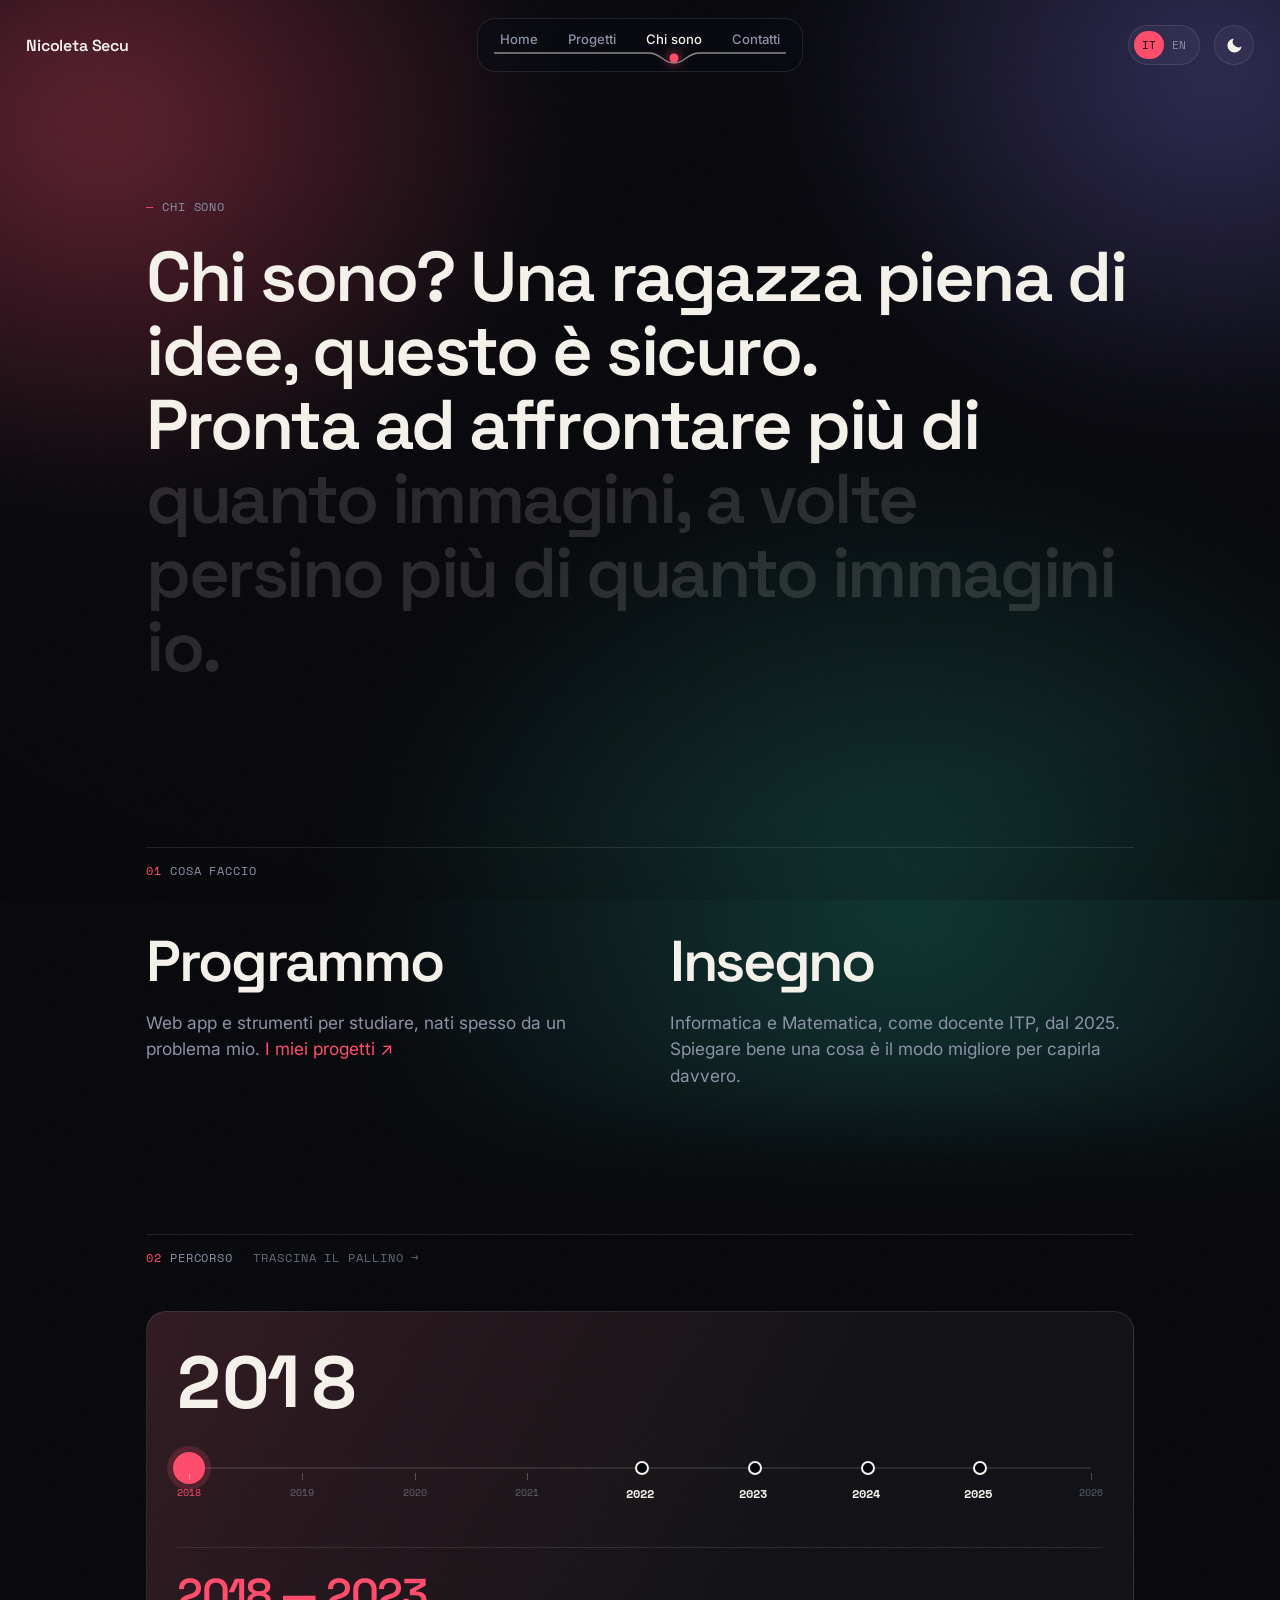
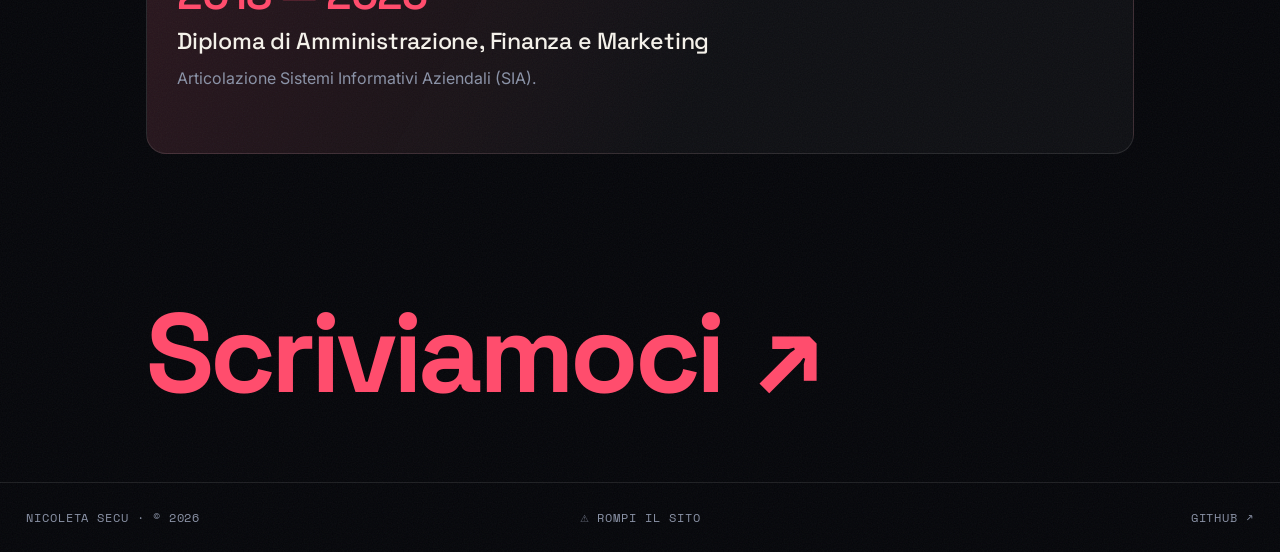
<file: chi-sono.html>
<!doctype html>
<html lang="it" data-theme="dark">
<head>
  <meta charset="utf-8">
  <meta name="viewport" content="width=device-width, initial-scale=1">
  <title data-en="About — Nicoleta Secu">Chi sono — Nicoleta Secu</title>
  <script>
    (function () { var t, l, d = document.documentElement; try { t = localStorage.getItem("theme"); l = localStorage.getItem("lang"); } catch (e) {} d.dataset.theme = t || "dark"; d.lang = l === "en" ? "en" : "it"; })();
  </script>
  <link rel="icon" href="favicon.svg?v=5" type="image/svg+xml">
  <link rel="icon" href="favicon-32.png?v=5" sizes="32x32" type="image/png">
  <link rel="apple-touch-icon" href="apple-touch-icon.png?v=5">
  <link rel="preconnect" href="https://fonts.googleapis.com">
  <link rel="preconnect" href="https://fonts.gstatic.com" crossorigin>
  <link href="https://fonts.googleapis.com/css2?family=Space+Grotesk:wght@400;500;600;700&family=Inter:wght@400;500&family=Space+Mono:wght@400;700&display=swap" rel="stylesheet">
  <link rel="stylesheet" href="css/wow.css?v=47">
</head>
<body data-page="about">
  <div class="fx" aria-hidden="true"><div class="fx-aurora"></div><div class="fx-vignette"></div><div class="fx-grain"></div></div>
  <div class="cursor" aria-hidden="true"><span class="cursor-dot"></span><span class="cursor-ring"></span><b class="cursor-label"></b></div>

  <header class="nav" aria-label="Navigazione" data-en-aria-label="Navigation">
    <a href="index.html#home" class="nav-brand">Nicoleta Secu</a>
    <nav class="nav-pill">
      <a href="index.html#home" class="nav-link" data-section="home">Home</a>
      <a href="progetti.html" class="nav-link" data-page="projects" data-en="Projects">Progetti</a>
      <a href="chi-sono.html" class="nav-link" data-page="about" aria-current="page" data-en="About">Chi sono</a>
      <a href="contatti.html" class="nav-link" data-page="contact" data-en="Contact">Contatti</a>
    </nav>
    <div class="nav-right">
      <button class="theme-btn" id="themeBtn" type="button" aria-label="Tema chiaro o scuro" data-en-aria-label="Light or dark theme"><span></span></button>
    </div>
  </header>
  <div class="scrollbar" aria-hidden="true"><i id="scrollbarFill"></i></div>

  <main class="page">
    <section class="page-head">
      <div class="mono"><span class="num">—</span> <span data-en="About">Chi sono</span></div>
      <p class="statement" data-words data-en="Who am I? A girl full of ideas, that's for sure.&lt;br&gt;Ready to take on more than you'd imagine, sometimes even more than I'd imagine myself.">Chi sono? Una ragazza piena di idee, questo è sicuro.<br>Pronta ad affrontare più di quanto immagini, a volte persino più di quanto immagini io.</p>
    </section>

    <section class="block">
      <div class="block-head mono"><span class="num">01</span> <span data-en="What I do">Cosa faccio</span></div>
      <div class="doing">
        <div data-reveal>
          <h2 class="doing-title" data-en="I code">Programmo</h2>
          <p data-en="Web apps and study tools, often born from a problem of my own. &lt;a href=&quot;progetti.html&quot;&gt;My projects ↗&lt;/a&gt;">Web app e strumenti per studiare, nati spesso da un problema mio. <a href="progetti.html">I miei progetti ↗</a></p>
        </div>
        <div data-reveal>
          <h2 class="doing-title" data-en="I teach">Insegno</h2>
          <p data-en="Computer Science and Maths, as a lab teacher (ITP), since 2025. Explaining something well is the best way to really understand it.">Informatica e Matematica, come docente ITP, dal 2025. Spiegare bene una cosa è il modo migliore per capirla davvero.</p>
        </div>
      </div>
    </section>

    <section class="block">
      <div class="block-head mono"><span class="num">02</span> <span data-en="Journey">Percorso</span> <span class="path-hint" data-en="drag the dot →">trascina il pallino →</span></div>
      <div class="path" id="path">
        <div class="path-odo" id="pathOdo" aria-hidden="true"></div>
        <div class="path-rail" id="pathRail" role="slider" tabindex="0" aria-label="Anno del percorso" data-en-aria-label="Year of the journey" aria-valuemin="2018" aria-valuemax="2026">
          <div class="path-line"></div>
          <div class="path-fill" id="pathFill"></div>
          <div class="path-knob" id="pathKnob" data-cursor="trascina"></div>
        </div>
        <div class="path-era" id="pathEra" aria-live="polite">
          <span class="path-when"></span>
          <h3></h3>
          <div class="path-text"></div>
        </div>
      </div>
    </section>

    <section class="block">
      <a class="cta-big" href="contatti.html"><span data-en="Let's talk">Scriviamoci</span> <span>↗</span></a>
    </section>
  </main>

  <footer class="foot mono">
    <span>Nicoleta Secu · © 2026</span>
    <a class="foot-break" href="404.html" data-cursor="rompi" data-en="break the site">rompi il sito</a>
    <a href="https://github.com/NicoletaSecu" target="_blank" rel="noopener">GitHub ↗</a>
  </footer>

  <script src="js/site.js?v=20"></script>
  <script src="js/percorso.js?v=6"></script>
</body>
</html>
</file>
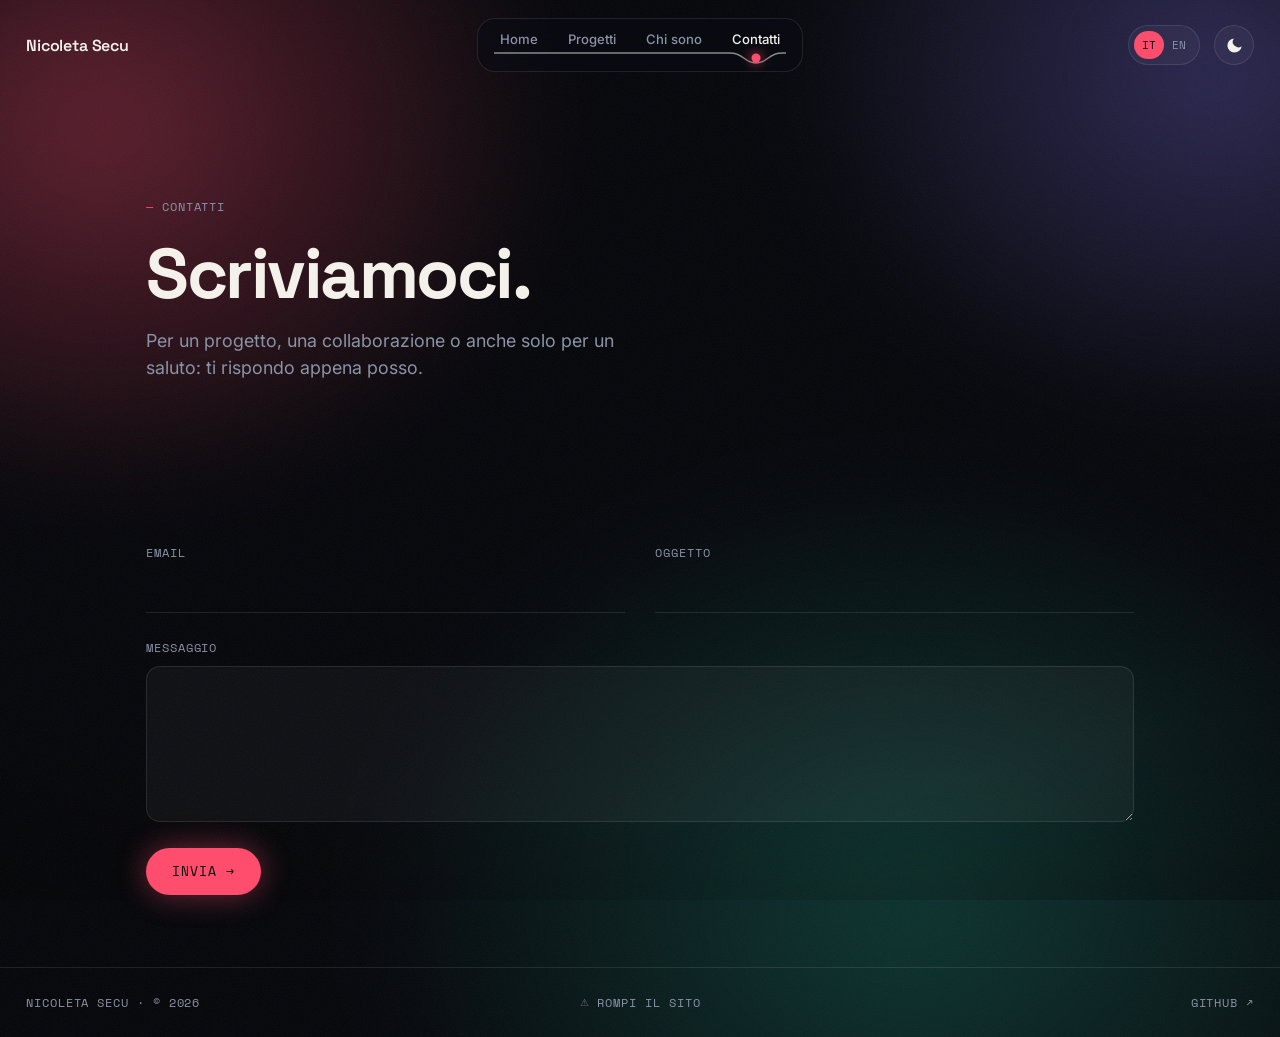
<file: contatti.html>
<!doctype html>
<html lang="it" data-theme="dark">
<head>
  <meta charset="utf-8">
  <meta name="viewport" content="width=device-width, initial-scale=1">
  <title data-en="Contact — Nicoleta Secu">Contatti — Nicoleta Secu</title>
  <script>
    (function () { var t, l, d = document.documentElement; try { t = localStorage.getItem("theme"); l = localStorage.getItem("lang"); } catch (e) {} d.dataset.theme = t || "dark"; d.lang = l === "en" ? "en" : "it"; })();
  </script>
  <link rel="icon" href="favicon.svg?v=5" type="image/svg+xml">
  <link rel="icon" href="favicon-32.png?v=5" sizes="32x32" type="image/png">
  <link rel="apple-touch-icon" href="apple-touch-icon.png?v=5">
  <link rel="preconnect" href="https://fonts.googleapis.com">
  <link rel="preconnect" href="https://fonts.gstatic.com" crossorigin>
  <link href="https://fonts.googleapis.com/css2?family=Space+Grotesk:wght@400;500;600;700&family=Inter:wght@400;500&family=Space+Mono:wght@400;700&display=swap" rel="stylesheet">
  <link rel="stylesheet" href="css/wow.css?v=47">
</head>
<body data-page="contact">
  <div class="fx" aria-hidden="true"><div class="fx-aurora"></div><div class="fx-vignette"></div><div class="fx-grain"></div></div>
  <div class="cursor" aria-hidden="true"><span class="cursor-dot"></span><span class="cursor-ring"></span><b class="cursor-label"></b></div>

  <header class="nav" aria-label="Navigazione" data-en-aria-label="Navigation">
    <a href="index.html#home" class="nav-brand">Nicoleta Secu</a>
    <nav class="nav-pill">
      <a href="index.html#home" class="nav-link" data-section="home">Home</a>
      <a href="progetti.html" class="nav-link" data-page="projects" data-en="Projects">Progetti</a>
      <a href="chi-sono.html" class="nav-link" data-page="about" data-en="About">Chi sono</a>
      <a href="contatti.html" class="nav-link" data-page="contact" aria-current="page" data-en="Contact">Contatti</a>
    </nav>
    <div class="nav-right">
      <button class="theme-btn" id="themeBtn" type="button" aria-label="Tema chiaro o scuro" data-en-aria-label="Light or dark theme"><span></span></button>
    </div>
  </header>

  <main class="page">
    <section class="page-head">
      <div class="mono"><span class="num">—</span> <span data-en="Contact">Contatti</span></div>
      <h1 class="page-big" data-en="Let's talk.">Scriviamoci.</h1>
      <p class="page-lead" data-en="For a project, a collaboration or just to say hi: I'll get back to you as soon as I can.">Per un progetto, una collaborazione o anche solo per un saluto: ti rispondo appena posso.</p>
    </section>

    <section class="block">
      <form class="mail" id="contactForm" novalidate>
        <label><span class="mono">email</span><input type="email" name="email" autocomplete="email" required maxlength="200"></label>
        <label><span class="mono" data-en="subject">oggetto</span><input type="text" name="subject" required maxlength="150"></label>
        <label class="mail-full"><span class="mono" data-en="message">messaggio</span><textarea name="message" rows="6" required maxlength="4000"></textarea></label>
        <input class="botcheck" type="checkbox" name="botcheck" tabindex="-1" autocomplete="off" aria-hidden="true">
        <div class="mail-foot">
          <button type="submit" class="btn" data-en="Send →">Invia →</button>
          <p class="contact-status mono" id="contactStatus" role="status" aria-live="polite"></p>
        </div>
      </form>
    </section>
  </main>

  <footer class="foot mono">
    <span>Nicoleta Secu · © 2026</span>
    <a class="foot-break" href="404.html" data-cursor="rompi" data-en="break the site">rompi il sito</a>
    <a href="https://github.com/NicoletaSecu" target="_blank" rel="noopener">GitHub ↗</a>
  </footer>

  <script src="js/site.js?v=20"></script>
</body>
</html>
</file>
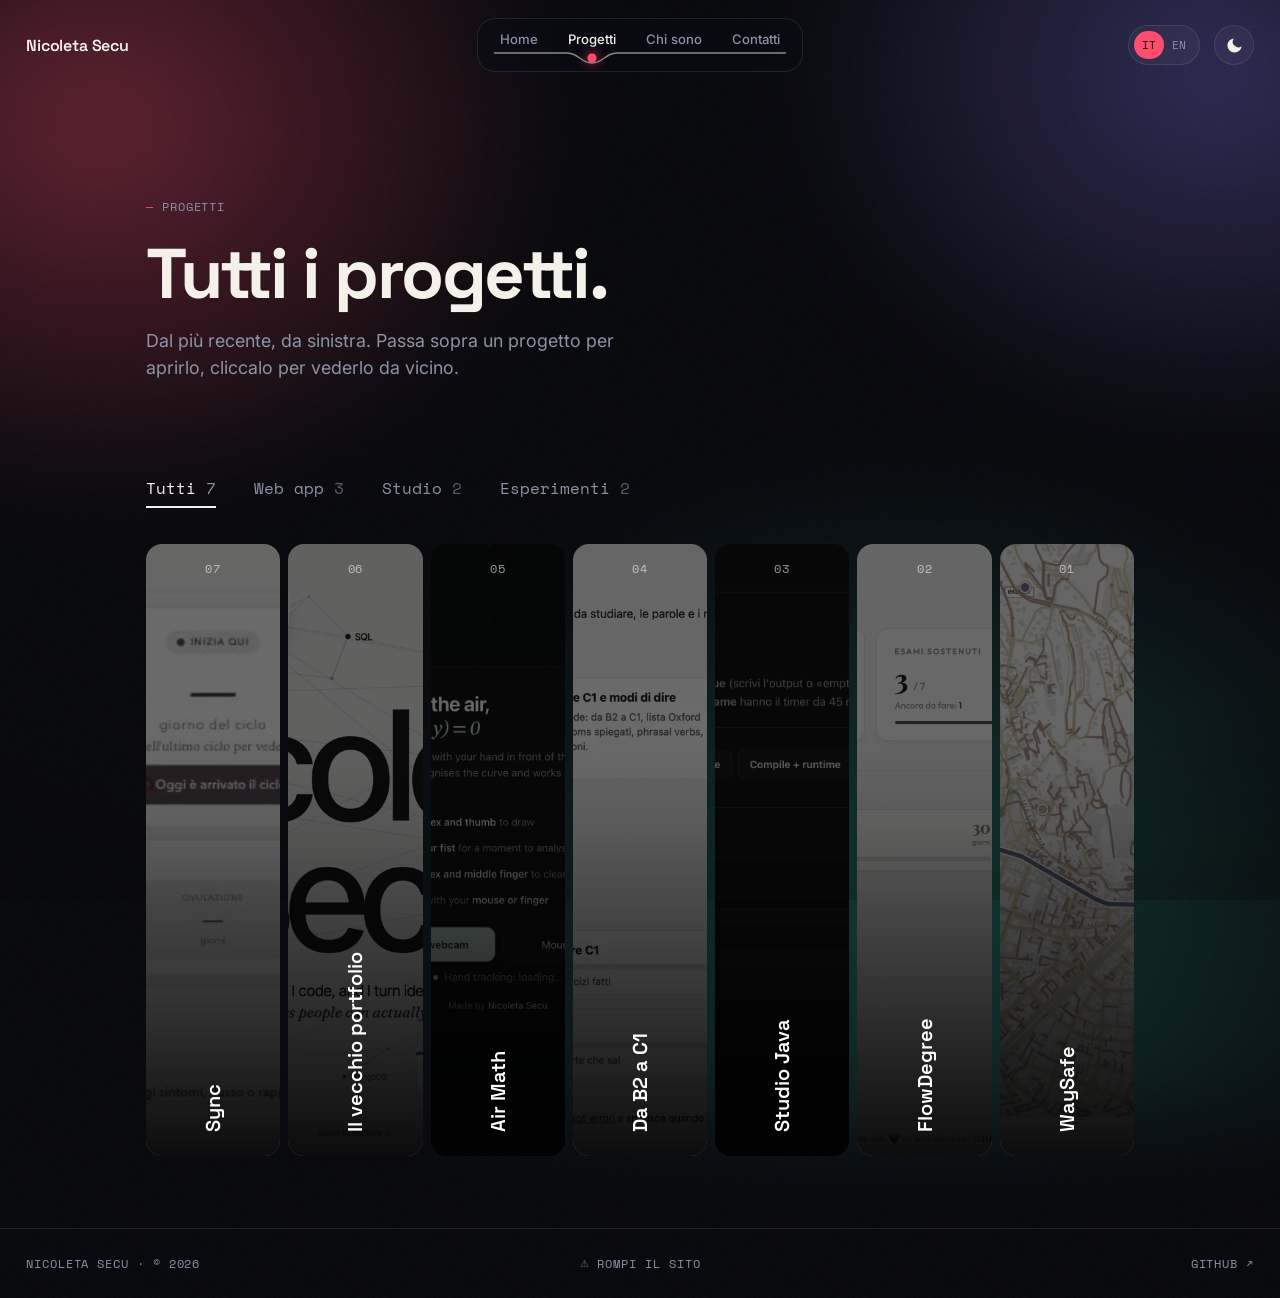
<file: progetti.html>
<!doctype html>
<html lang="it" data-theme="dark">
<head>
  <meta charset="utf-8">
  <meta name="viewport" content="width=device-width, initial-scale=1">
  <title data-en="Projects — Nicoleta Secu">Progetti — Nicoleta Secu</title>
  <script>
    (function () { var t, l, d = document.documentElement; try { t = localStorage.getItem("theme"); l = localStorage.getItem("lang"); } catch (e) {} d.dataset.theme = t || "dark"; d.lang = l === "en" ? "en" : "it"; })();
  </script>
  <link rel="icon" href="favicon.svg?v=5" type="image/svg+xml">
  <link rel="icon" href="favicon-32.png?v=5" sizes="32x32" type="image/png">
  <link rel="apple-touch-icon" href="apple-touch-icon.png?v=5">
  <link rel="preconnect" href="https://fonts.googleapis.com">
  <link rel="preconnect" href="https://fonts.gstatic.com" crossorigin>
  <link href="https://fonts.googleapis.com/css2?family=Space+Grotesk:wght@400;500;600;700&family=Inter:wght@400;500&family=Space+Mono:wght@400;700&display=swap" rel="stylesheet">
  <link rel="stylesheet" href="css/wow.css?v=47">
</head>
<body data-page="projects">
  <div class="fx" aria-hidden="true"><div class="fx-aurora"></div><div class="fx-vignette"></div><div class="fx-grain"></div></div>
  <div class="cursor" aria-hidden="true"><span class="cursor-dot"></span><span class="cursor-ring"></span><b class="cursor-label"></b></div>

  <header class="nav" aria-label="Navigazione" data-en-aria-label="Navigation">
    <a href="index.html#home" class="nav-brand">Nicoleta Secu</a>
    <nav class="nav-pill">
      <a href="index.html#home" class="nav-link" data-section="home">Home</a>
      <a href="progetti.html" class="nav-link" data-page="projects" aria-current="page" data-en="Projects">Progetti</a>
      <a href="chi-sono.html" class="nav-link" data-page="about" data-en="About">Chi sono</a>
      <a href="contatti.html" class="nav-link" data-page="contact" data-en="Contact">Contatti</a>
    </nav>
    <div class="nav-right">
      <button class="theme-btn" id="themeBtn" type="button" aria-label="Tema chiaro o scuro" data-en-aria-label="Light or dark theme"><span></span></button>
    </div>
  </header>
  <div class="scrollbar" aria-hidden="true"><i id="scrollbarFill"></i></div>

  <main class="page">
    <section class="page-head">
      <div class="mono"><span class="num">—</span> <span data-en="Projects">Progetti</span></div>
      <h1 class="page-big" data-en="All projects.">Tutti i progetti.</h1>
      <p class="page-lead" data-en="Newest first, from the left. Hover over a project to open it, click it to see it in detail.">Dal più recente, da sinistra. Passa sopra un progetto per aprirlo, cliccalo per vederlo da vicino.</p>
    </section>

    <section class="block pl">
      <div class="pl-filters" id="plFilters" role="group" aria-label="Filtra per tipo" data-en-aria-label="Filter by type"></div>
      <!-- la fisarmonica: la scrive js/progetti.js a partire da content/projects.js -->
      <div class="acc" id="plAcc"></div>
    </section>
  </main>

  <footer class="foot mono">
    <span>Nicoleta Secu · © 2026</span>
    <a class="foot-break" href="404.html" data-cursor="rompi" data-en="break the site">rompi il sito</a>
    <a href="https://github.com/NicoletaSecu" target="_blank" rel="noopener">GitHub ↗</a>
  </footer>

  <script src="content/projects.js?v=15"></script>
  <script src="js/site.js?v=20"></script>
  <script src="js/progetti.js?v=6"></script>
</body>
</html>
</file>
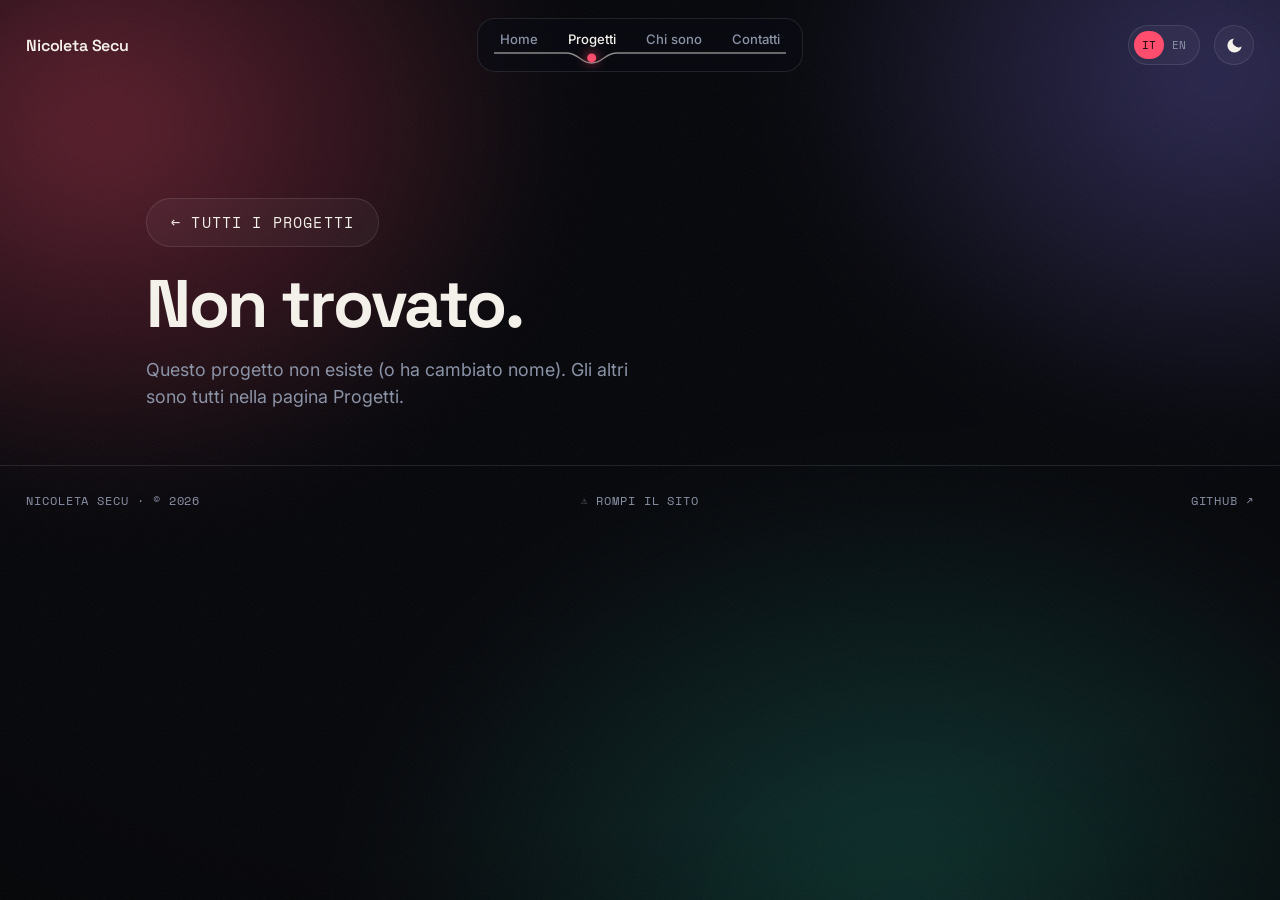
<file: progetto.html>
<!doctype html>
<html lang="it" data-theme="dark">
<head>
  <meta charset="utf-8">
  <meta name="viewport" content="width=device-width, initial-scale=1">
  <title>Progetto — Nicoleta Secu</title>
  <script>
    (function () { var t, l, d = document.documentElement; try { t = localStorage.getItem("theme"); l = localStorage.getItem("lang"); } catch (e) {} d.dataset.theme = t || "dark"; d.lang = l === "en" ? "en" : "it"; })();
  </script>
  <link rel="icon" href="favicon.svg?v=5" type="image/svg+xml">
  <link rel="icon" href="favicon-32.png?v=5" sizes="32x32" type="image/png">
  <link rel="apple-touch-icon" href="apple-touch-icon.png?v=5">
  <link rel="preconnect" href="https://fonts.googleapis.com">
  <link rel="preconnect" href="https://fonts.gstatic.com" crossorigin>
  <link href="https://fonts.googleapis.com/css2?family=Space+Grotesk:wght@400;500;600;700&family=Inter:wght@400;500&family=Space+Mono:wght@400;700&display=swap" rel="stylesheet">
  <link rel="stylesheet" href="css/wow.css?v=47">
</head>
<body data-page="project">
  <div class="fx" aria-hidden="true"><div class="fx-aurora"></div><div class="fx-vignette"></div><div class="fx-grain"></div></div>
  <div class="cursor" aria-hidden="true"><span class="cursor-dot"></span><span class="cursor-ring"></span><b class="cursor-label"></b></div>

  <header class="nav" aria-label="Navigazione" data-en-aria-label="Navigation">
    <a href="index.html#home" class="nav-brand">Nicoleta Secu</a>
    <nav class="nav-pill">
      <a href="index.html#home" class="nav-link" data-section="home">Home</a>
      <a href="progetti.html" class="nav-link" data-page="projects" data-en="Projects">Progetti</a>
      <a href="chi-sono.html" class="nav-link" data-page="about" data-en="About">Chi sono</a>
      <a href="contatti.html" class="nav-link" data-page="contact" data-en="Contact">Contatti</a>
    </nav>
    <div class="nav-right">
      <button class="theme-btn" id="themeBtn" type="button" aria-label="Tema chiaro o scuro" data-en-aria-label="Light or dark theme"><span></span></button>
    </div>
  </header>
  <div class="scrollbar" aria-hidden="true"><i id="scrollbarFill"></i></div>

  <!-- tutto il contenuto lo scrive js/progetto.js a partire da content/projects.js -->
  <main class="page proj" id="proj">
    <section class="page-head">
      <a class="proj-back mono" href="progetti.html">← tutti i progetti</a>
      <h1 class="page-big" id="projTitle">…</h1>
    </section>
  </main>

  <footer class="foot mono">
    <span>Nicoleta Secu · © 2026</span>
    <a class="foot-break" href="404.html" data-cursor="rompi" data-en="break the site">rompi il sito</a>
    <a href="https://github.com/NicoletaSecu" target="_blank" rel="noopener">GitHub ↗</a>
  </footer>

  <script src="content/projects.js?v=15"></script>
  <script src="js/site.js?v=20"></script>
  <script src="js/progetto.js?v=14"></script>
</body>
</html>
</file>
<file: css/wow.css>
/* Lo stile di tutto il sito. Lo usano tutte le pagine.

   Come leggerlo:
   - Le parole che iniziano con -- (es. --bg, --accent) sono variabili: un colore o una misura scritti
     una volta sola qui in cima e poi usati ovunque con var(--nome). Cambiandole qui cambia tutto il sito.
   - :root è il tag <html>. Il tema scuro e quello chiaro sono due gruppi di variabili: lo script cambia
     data-theme="dark" / "light" su <html> e il CSS usa il gruppo giusto.
   - :root[lang="en"] funziona allo stesso modo per la lingua.
   - clamp(min, ideale, max) dà una misura che si adatta allo schermo ma non scende sotto min né sale sopra max.
   - color-mix(in srgb, colore 20%, transparent) è quel colore reso trasparente all'80%.
   - @media (max-width: 520px) { ... } vale solo sugli schermi stretti (telefoni).
   - Le parti sono in ordine: colori e basi, effetti di sfondo, cursore, barra in alto, home (apertura,
     galleria, scrivania, gravità e giochi), pagine (chi sono, contatti, 404, progetti, singolo progetto). */

/* I colori: di base il tema scuro, poi quello chiaro.
   --bg sfondo, --ink testo, --muted testo secondario, --accent il rosa, --accent2 e --accent3 i colori
   di supporto, --line i bordi sottili, --glass i riquadri semitrasparenti, --card i riquadri pieni */
:root, :root[data-theme="dark"] {
  --bg: #05060a;
  --ink: #f4f1ea;
  --muted: #8b93a7;
  --accent: #ff4d6d;
  --accent2: #2fc7ac;
  --accent3: #8b7bff;
  --on-accent: #0a0a0a;
  --line: rgba(255, 255, 255, 0.1);
  --glass: rgba(255, 255, 255, 0.04);
  --glass-strong: rgba(10, 12, 20, 0.55);
  --card: #0c0e14;
  --chip: #1a1d27;
  --stroke: rgba(255, 255, 255, 0.4);
  --vignette: rgba(0, 0, 0, 0.82);
  --shadow: rgba(0, 0, 0, 0.8);
  --aurora: 1;
  --grain: 0.055;
}
:root[data-theme="light"] {
  --bg: #f2efe9;
  --ink: #15141a;
  --muted: #6b6873;
  --accent: #e5375c;
  --accent2: #12a38c;
  --accent3: #6a5cff;
  --on-accent: #ffffff;
  --line: rgba(21, 20, 26, 0.12);
  --glass: rgba(255, 255, 255, 0.55);
  --glass-strong: rgba(255, 255, 255, 0.72);
  --card: #e6e2da;
  --chip: #ffffff;
  --stroke: rgba(21, 20, 26, 0.35);
  --vignette: rgba(120, 105, 90, 0.16);
  --shadow: rgba(60, 45, 30, 0.28);
  --aurora: 0.55;
  --grain: 0.08;
}
/* i caratteri (titoli, testo, "macchina da scrivere") e la curva delle animazioni:
   parte veloce e rallenta morbida alla fine */
:root {
  /* I colori dei tipi di progetto (filtri, etichette, strisce) e delle tappe della linea del tempo.
     --t1 = Web app, --t2 = Studio, --t3 = Esperimenti; --on-t è il colore del testo sopra di loro.
     Palette "Inchiostro": tutto nei toni del testo, dal più chiaro al più tenue (color-mix mescola
     il colore del testo con quello dello sfondo). L'unico colore vero è il rosa del sito, su ciò che è acceso. */
  --t1: var(--ink);
  --t2: color-mix(in srgb, var(--ink) 62%, var(--bg));
  --t3: color-mix(in srgb, var(--ink) 40%, var(--bg));
  --on-t: var(--bg);
  --display: "Space Grotesk", system-ui, sans-serif;
  --body: "Inter", system-ui, sans-serif;
  --mono: "Space Mono", ui-monospace, Menlo, monospace;
  --ease: cubic-bezier(.22, 1, .36, 1);
}

/* basi: niente margini predefiniti del browser; box-sizing fa sì che larghezza includa bordi e spazi interni */
* { box-sizing: border-box; margin: 0; padding: 0; }
html { background: var(--bg); scroll-behavior: smooth; }
body {
  font-family: var(--body);
  color: var(--ink);
  background: var(--bg);
  overflow-x: hidden;
  -webkit-font-smoothing: antialiased;
  transition: background-color 0.5s, color 0.5s;
}
a { color: inherit; text-decoration: none; }
button { font: inherit; color: inherit; }
/* il testo selezionato: un velo leggero invece del blocco rosa pieno */
::selection { background: color-mix(in srgb, var(--ink) 18%, transparent); color: inherit; }
/* il nome grande e la scrivania non si selezionano: ci passi sopra e trascini, non serve evidenziarli */
.hero, .desk-section { user-select: none; -webkit-user-select: none; }
/* .mono: le scritte piccole, maiuscole, in carattere "macchina da scrivere" (etichette, date…) */
.mono { font-family: var(--mono); font-size: 0.72rem; letter-spacing: 0.08em; text-transform: uppercase; color: var(--muted); }
.num { color: var(--accent); }
em { font-style: normal; color: var(--accent); }

/* col cursore su misura la freccia del sistema non si vede */
html.has-cursor, html.has-cursor * { cursor: none !important; }

/* atmosfera: tre strati fissi dietro a tutto.
   aurora = tre macchie di colore sfocate che si muovono piano; vignette = bordi più scuri;
   grain = una grana leggera come una pellicola, fatta con un piccolo disegno SVG di "rumore" */
.fx { position: fixed; inset: 0; z-index: 0; pointer-events: none; }
.fx-aurora {
  position: absolute; inset: -25%;
  opacity: var(--aurora);
  background:
    radial-gradient(34% 40% at 22% 26%, color-mix(in srgb, var(--accent) 36%, transparent), transparent 70%),
    radial-gradient(32% 38% at 80% 22%, color-mix(in srgb, var(--accent3) 30%, transparent), transparent 70%),
    radial-gradient(40% 46% at 64% 84%, color-mix(in srgb, var(--accent2) 24%, transparent), transparent 72%);
  filter: blur(42px) saturate(1.1);
  animation: drift 24s ease-in-out infinite alternate;
  transition: opacity 0.6s;
}
@keyframes drift { from { transform: translate(-3%, -2%) scale(1.05); } to { transform: translate(4%, 3%) scale(1.2); } }
.fx-vignette { position: absolute; inset: 0; background: radial-gradient(130% 110% at 50% 38%, transparent 48%, var(--vignette) 100%); }
.fx-grain {
  position: absolute; inset: -150%;
  opacity: var(--grain);
  background-image: url("data:image/svg+xml,%3Csvg xmlns='http://www.w3.org/2000/svg' width='160' height='160'%3E%3Cfilter id='n'%3E%3CfeTurbulence type='fractalNoise' baseFrequency='0.8' numOctaves='2' stitchTiles='stitch'/%3E%3C/filter%3E%3Crect width='100%25' height='100%25' filter='url(%23n)'/%3E%3C/svg%3E");
  animation: grain 0.5s steps(3) infinite;
}
:root[data-theme="light"] .fx-grain { mix-blend-mode: multiply; }
@keyframes grain { 0%{transform:translate(0,0)} 50%{transform:translate(-5%,4%)} 100%{transform:translate(4%,-4%)} }

/* z-index decide chi sta sopra: il contenuto sta sopra gli effetti di sfondo (che hanno 0) */
main, .nav, .foot { position: relative; z-index: 1; }

/* cursore: una goccia che si allunga quando ti muovi veloce; sopra link, pagine e bottoni
   diventa un cerchio pieno con scritto cosa succede se clicchi */
.cursor { position: fixed; left: 0; top: 0; z-index: 9000; pointer-events: none; opacity: 0; transition: opacity 0.2s; }
.cursor.on { opacity: 1; }
.cursor-ring { display: none; }
.cursor-dot {
  position: absolute; width: 22px; height: 22px; margin: -11px; border-radius: 50%;
  background: color-mix(in srgb, var(--accent) 88%, transparent);
  box-shadow: 0 0 18px color-mix(in srgb, var(--accent) 45%, transparent);
  transition: width 0.35s var(--ease), height 0.35s var(--ease), margin 0.35s var(--ease), background 0.3s;
  will-change: transform;
}
.cursor.hot .cursor-dot { width: 68px; height: 68px; margin: -34px; }
.cursor.press .cursor-dot { width: 16px; height: 16px; margin: -8px; }
.cursor.hot.press .cursor-dot { width: 58px; height: 58px; margin: -29px; }
.cursor-label {
  position: absolute; transform: translate(-50%, -50%); white-space: nowrap;
  font-family: var(--mono); font-size: 0.6rem; font-weight: 700; text-transform: uppercase; letter-spacing: 0.08em;
  color: var(--on-accent); opacity: 0; transition: opacity 0.2s;
}
.cursor.hot .cursor-label { opacity: 1; transition-delay: 0.08s; }
html:not(.has-cursor) .cursor { display: none; }

/* barra in alto: le voci, e sotto una linea con un avvallamento dove sta il pallino */
.nav {
  position: fixed; inset: 0 0 auto 0; z-index: 100;
  /* tre colonne: il nome a sinistra, le voci sempre al centro, i bottoni a destra */
  display: grid; grid-template-columns: 1fr auto 1fr; align-items: center; gap: 12px;
  padding: 18px 26px;
}
.nav-brand { grid-column: 1; justify-self: start; }
.nav-pill { grid-column: 2; }
.nav-right { grid-column: 3; justify-self: end; }
/* il nome: in cima alla home non c'è, compare appena scorri; nelle altre pagine c'è sempre */
.nav-brand {
  flex: none; font-family: var(--display); font-weight: 600; font-size: 1rem; letter-spacing: -0.01em; white-space: nowrap;
  transition: opacity 0.45s var(--ease), transform 0.45s var(--ease);
}
.nav-brand:hover { color: var(--accent); }
body[data-page="home"]:not(.scrolled) .nav-brand { opacity: 0; transform: translateY(-8px); pointer-events: none; }
.nav-pill {
  position: relative; display: flex; gap: 2px; padding: 4px 8px 20px;
  border-radius: 18px; border: 1px solid var(--line);
  background: var(--glass-strong); backdrop-filter: blur(14px);
}
.nav-blob { display: none; }
.nav-notch { position: absolute; left: 0; bottom: 3px; overflow: visible; pointer-events: none; }
.nav-notch path { fill: none; stroke: var(--ink); stroke-width: 1.3; opacity: 0.55; }
.nav-notch circle { fill: var(--accent); filter: drop-shadow(0 0 6px var(--accent)); transition: opacity 0.3s; }
.nav-link {
  position: relative; z-index: 1; padding: 8px 14px 4px; white-space: nowrap;
  font-size: 0.82rem; font-weight: 500; color: var(--muted); transition: color 0.3s;
}
.nav-link.is-active, .nav-link:hover { color: var(--ink); }
.nav-right { flex: none; display: flex; align-items: center; gap: 14px; }

/* il bottone del tema: una luna che diventa sole */
.theme-btn {
  width: 40px; height: 40px; border-radius: 50%; border: 1px solid var(--line);
  background: var(--glass); backdrop-filter: blur(10px); display: grid; place-items: center; cursor: pointer;
}
/* Luna e sole sono due disegni sovrapposti nella stessa casella (grid-area: 1 / 1).
   Al buio si vede la luna; col tema chiaro la luna ruota e sparisce, e compare il sole. */

/* La luna: una falce vera. È un quadratino del colore del testo "ritagliato" con una maschera
   (mask) a forma di mezzaluna, disegnata in SVG: così prende sempre il colore del tema. */
.theme-btn::before {
  content: ""; grid-area: 1 / 1; width: 19px; height: 19px;
  background: var(--ink);
  -webkit-mask: url("data:image/svg+xml,%3Csvg xmlns='http://www.w3.org/2000/svg' viewBox='0 0 24 24'%3E%3Cpath d='M21 12.79A9 9 0 1 1 11.21 3 7 7 0 0 0 21 12.79z'/%3E%3C/svg%3E") center / contain no-repeat;
          mask: url("data:image/svg+xml,%3Csvg xmlns='http://www.w3.org/2000/svg' viewBox='0 0 24 24'%3E%3Cpath d='M21 12.79A9 9 0 1 1 11.21 3 7 7 0 0 0 21 12.79z'/%3E%3C/svg%3E") center / contain no-repeat;
  transition: transform 0.6s var(--ease), opacity 0.4s;
}
:root[data-theme="light"] .theme-btn::before { opacity: 0; transform: rotate(70deg) scale(0.4); }

/* Il sole: un tondo con otto raggi fatti di ombre (box-shadow) tutt'intorno.
   Al buio è piccolo, trasparente e con i raggi chiusi dentro; col tema chiaro i raggi si aprono. */
.theme-btn span {
  --r: var(--ink);
  grid-area: 1 / 1; width: 9px; height: 9px; border-radius: 50%;
  background: var(--ink);
  opacity: 0; transform: rotate(-90deg) scale(0.4);
  box-shadow:
    0 0 0 -5px var(--r), 0 0 0 -5px var(--r), 0 0 0 -5px var(--r), 0 0 0 -5px var(--r),
    0 0 0 -5px var(--r), 0 0 0 -5px var(--r), 0 0 0 -5px var(--r), 0 0 0 -5px var(--r);
  transition: box-shadow 0.5s var(--ease), transform 0.6s var(--ease), opacity 0.4s;
}
:root[data-theme="light"] .theme-btn span {
  opacity: 1; transform: rotate(90deg);
  box-shadow:
    0 -8px 0 -3px var(--r), 0 8px 0 -3px var(--r), 8px 0 0 -3px var(--r), -8px 0 0 -3px var(--r),
    5.7px 5.7px 0 -3px var(--r), -5.7px 5.7px 0 -3px var(--r), 5.7px -5.7px 0 -3px var(--r), -5.7px -5.7px 0 -3px var(--r);
}

/* il bottone della lingua: IT ed EN, quella attiva sta sul pallino rosa che scivola */
.lang-btn {
  position: relative; height: 40px; padding: 0 5px; border-radius: 999px; border: 1px solid var(--line);
  background: var(--glass); backdrop-filter: blur(10px); display: flex; align-items: center;
  font-family: var(--mono); font-size: 0.68rem; letter-spacing: 0.04em; color: var(--muted); cursor: pointer;
}
.lang-btn::before {
  content: ""; position: absolute; top: 5px; left: 5px; width: 30px; height: 28px; border-radius: 999px;
  background: var(--accent); transition: transform 0.45s var(--ease);
}
:root[lang="en"] .lang-btn::before { transform: translateX(30px); }
.lang-btn span { position: relative; width: 30px; text-align: center; transition: color 0.3s; }
:root[lang="it"] .lang-btn span[data-l="it"], :root[lang="en"] .lang-btn span[data-l="en"] { color: var(--on-accent); }

@media (max-width: 760px) {
  .nav { padding: 12px 14px; }
  .nav-link { padding: 7px 10px; font-size: 0.74rem; }
}
@media (max-width: 520px) {
  .nav-brand { display: none; }
  .nav-link { padding: 6px 8px; font-size: 0.7rem; }
  .theme-btn { width: 34px; height: 34px; }
  .nav { padding: 12px 10px; }
  .nav-link { padding: 6px 6px; }
  /* sul telefono le voci restano al centro: la lingua va nell'angolo a sinistra, il tema a destra */
  .nav-right { display: contents; }
  .lang-btn { grid-column: 1; grid-row: 1; justify-self: start; }
  .theme-btn { grid-column: 3; grid-row: 1; justify-self: end; }
  .nav-pill { grid-row: 1; }
  /* e la lingua diventa un tondo con scritta solo quella attiva: toccandolo cambia */
  .lang-btn { width: 34px; height: 34px; padding: 0; justify-content: center; font-size: 0.6rem; }
  .lang-btn::before { top: 3px; left: 3px; width: 26px; height: 26px; transform: none; }
  :root[lang="en"] .lang-btn::before { transform: none; }
  .lang-btn span { width: auto; }
  :root[lang="it"] .lang-btn span[data-l="en"], :root[lang="en"] .lang-btn span[data-l="it"] { display: none; }
}
/* i telefoni più stretti: voci un po' più piccole, così ci stanno anche i due tondi */
@media (max-width: 360px) {
  .nav { padding: 12px 8px; gap: 6px; }
  .nav-pill { padding: 4px 4px 20px; }
  .nav-link { padding: 6px 5px; font-size: 0.66rem; }
}

/* avanzamento */
.scrollbar { position: fixed; left: 0; top: 0; width: 100%; height: 2px; z-index: 110; }
.scrollbar i { display: block; height: 100%; width: 0; background: linear-gradient(90deg, var(--accent), var(--accent3)); box-shadow: 0 0 12px var(--accent); }

/* HOME: apertura */
.hero { min-height: 100svh; display: flex; flex-direction: column; justify-content: space-between; padding: 96px 26px 34px; }
.hero-name {
  font-family: var(--display); font-weight: 700;
  font-size: clamp(3.4rem, 15.5vw, 15rem); line-height: 0.84; letter-spacing: -0.04em;
  text-transform: uppercase; text-align: center; margin: auto 0;
}
.hero-name .line { display: block; }
.hero-name .ch { display: inline-block; will-change: transform, opacity; }
.hero-foot { display: flex; align-items: flex-end; justify-content: space-between; gap: 24px; }
.hero-lead { font-size: clamp(1rem, 2vw, 1.3rem); line-height: 1.4; }
/* la frase rosa ha una riga sua con l'altezza riservata: mentre si riscrive non sposta niente */
.hero-lead .lead-fixed, .hero-lead .lead-rotate, .hero-lead .hero-role { display: block; }
.hero-lead .lead-rotate { min-height: 1.4em; white-space: nowrap; }
.hero-role { margin-top: 10px; }
.caret { display: inline-block; width: 3px; height: 1em; margin-left: 3px; background: var(--accent); vertical-align: -0.14em; box-shadow: 0 0 10px var(--accent); animation: blink 1s steps(1) infinite; }
@keyframes blink { 50% { opacity: 0; } }
.hero-scroll { flex: none; display: inline-flex; align-items: center; gap: 10px; font-family: var(--mono); font-size: 0.72rem; text-transform: uppercase; letter-spacing: 0.12em; color: var(--muted); }
.hero-scroll-dot { width: 9px; height: 9px; border-radius: 50%; border: 1px solid var(--muted); animation: bob 1.6s ease-in-out infinite; }
@keyframes bob { 50% { transform: translateY(4px); background: var(--accent); border-color: var(--accent); } }

/* HOME: "I miei preferiti". La galleria si muove solo di lato (swipe del touchpad, trascinamento o frecce):
   quello al centro è nitido, gli altri sono velati e girati come un nastro attorcigliato */
.work-stage {
  position: relative; height: 100svh; min-height: 620px; overflow: hidden;
  display: flex; flex-direction: column; justify-content: center;
  perspective: 1400px; touch-action: pan-y; user-select: none; -webkit-user-select: none;
}
.work-stage.dragging .work-panel { pointer-events: none; }
.work-head { position: absolute; top: 90px; left: 26px; z-index: 2; font-size: 0.8rem; }
.work-track { display: flex; gap: 4vw; will-change: transform; transform-style: preserve-3d; }
.work-panel {
  --veil: 0;
  flex: none; width: min(44vw, 540px); display: grid; grid-template-rows: auto 1fr; gap: 18px;
  transform-origin: center; will-change: transform;
}
/* il riquadro dell'immagine nella galleria della home: forma 16:9, la stessa degli screenshot
   dello schermo del computer, così non vengono tagliati (object-fit: cover riempie senza deformare) */
.work-figure {
  position: relative; aspect-ratio: 16 / 9; border-radius: 12px; overflow: hidden;
  border: 1px solid var(--line); background: var(--card);
  box-shadow: 0 40px 80px -30px var(--shadow);
}
/* il velo: più il progetto è lontano dal centro, più è coperto */
.work-figure::after { content: ""; position: absolute; inset: 0; z-index: 1; background: var(--bg); opacity: calc(var(--veil) * 0.85); pointer-events: none; }
.work-meta { opacity: calc(1 - var(--veil) * 0.9); }
.work-figure img { width: 100%; height: 100%; object-fit: cover; transition: transform 0.7s var(--ease); }
.work-panel.is-center:hover .work-figure img { transform: scale(1.05); }
.work-badge { position: absolute; z-index: 2; top: 12px; left: 12px; padding: 5px 11px; border-radius: 999px; font-family: var(--mono); font-size: 0.6rem; letter-spacing: 0.08em; text-transform: uppercase; color: var(--on-t); background: var(--c); opacity: calc(1 - var(--veil)); }
.work-open { position: absolute; z-index: 2; right: 12px; bottom: 12px; padding: 8px 14px; border-radius: 999px; font-family: var(--mono); font-size: 0.64rem; text-transform: uppercase; letter-spacing: 0.08em; color: #fff; background: rgba(0,0,0,.45); backdrop-filter: blur(8px); opacity: 0; transform: translateY(6px); transition: opacity 0.3s, transform 0.3s; }
.work-panel.is-center:hover .work-open { opacity: 1; transform: none; }
.work-meta { display: flex; flex-direction: column; gap: 8px; }
.work-index { font-family: var(--mono); font-size: 0.7rem; color: var(--muted); }
.work-title { font-family: var(--display); font-weight: 600; font-size: clamp(1.6rem, 2.8vw, 2.5rem); line-height: 1; letter-spacing: -0.03em; }
.work-desc { color: var(--muted); font-size: 0.92rem; line-height: 1.5; max-width: 44ch; }
.work-stack { display: flex; flex-wrap: wrap; gap: 6px; }
.work-stack span { font-family: var(--mono); font-size: 0.6rem; letter-spacing: 0.04em; padding: 3px 8px; border-radius: 999px; border: 1px solid var(--line); color: var(--muted); }
.work-foot { position: absolute; left: 26px; right: 26px; bottom: 30px; z-index: 2; display: flex; align-items: center; gap: 16px; }
.work-hint { flex: none; }
.work-progress { flex: 1; height: 2px; background: var(--line); }
.work-progress i { display: block; height: 100%; width: 0; background: var(--accent); box-shadow: 0 0 10px var(--accent); }
.work-arrow {
  flex: none; width: 40px; height: 40px; border-radius: 50%; cursor: pointer;
  border: 1px solid var(--line); background: var(--glass); color: var(--ink); font-size: 1rem;
  transition: background 0.2s, color 0.2s, border-color 0.2s;
}
.work-arrow:hover { background: var(--accent); border-color: var(--accent); color: var(--on-accent); }
@media (max-width: 720px) {
  .work-panel { width: 76vw; }
  .work-hint { display: none; }
}

/* titoletti di sezione (li usa anche la scrivania) */
.play-head { margin-bottom: 18px; }
.play-lead { font-family: var(--display); font-size: clamp(1.4rem, 3.2vw, 2.4rem); letter-spacing: -0.02em; line-height: 1.1; max-width: 26ch; margin-bottom: 4vh; }

/* PAGINE: chi sono, contatti */
.page { max-width: 1040px; margin: 0 auto; padding: 0 26px; }
.page-head { padding: 22vh 0 10vh; }
.page-head > .mono { margin-bottom: 26px; }
/* il titolo grande delle pagine secondarie (Tutti i progetti, Scriviamoci, il nome di un progetto):
   ridotto da 10rem a 4.4rem al massimo, così non schiaccia il resto della pagina */
.page-big { font-family: var(--display); font-weight: 700; font-size: clamp(2.2rem, 6.4vw, 4.4rem); line-height: 0.95; letter-spacing: -0.035em; }
/* la frase sotto il titolo, più piccola insieme al titolo */
.page-lead { margin-top: 20px; font-size: clamp(0.98rem, 1.5vw, 1.12rem); line-height: 1.5; color: var(--muted); max-width: 44ch; }
.statement { font-family: var(--display); font-weight: 600; font-size: clamp(2rem, 5.6vw, 4.4rem); line-height: 1.05; letter-spacing: -0.035em; }
.statement .w { opacity: 0.14; transition: opacity 0.35s; }
.statement .w.on { opacity: 1; }
.block { padding: 8vh 0; }
.block-head { margin-bottom: 5vh; padding-top: 14px; border-top: 1px solid var(--line); }
.doing { display: grid; grid-template-columns: 1fr 1fr; gap: 40px 60px; }
.doing-title { font-family: var(--display); font-weight: 600; font-size: clamp(2.2rem, 5vw, 3.6rem); letter-spacing: -0.04em; margin-bottom: 12px; }
.doing p { color: var(--muted); font-size: 1.08rem; line-height: 1.55; max-width: 42ch; }
.doing a { color: var(--accent); }
@media (max-width: 700px) { .doing { grid-template-columns: 1fr; } }

.timeline { list-style: none; position: relative; }
.timeline::before { content: ""; position: absolute; left: 5px; top: 10px; bottom: 10px; width: 1px; background: var(--line); }
.tl { position: relative; display: grid; grid-template-columns: clamp(6rem, 18vw, 11rem) 1fr; gap: clamp(20px, 5vw, 56px); padding: 5vh 0 5vh 36px; opacity: 0.3; transform: translateY(24px); transition: opacity 0.7s var(--ease), transform 0.7s var(--ease); }
.tl.in { opacity: 1; transform: none; }
.tl::before { content: ""; position: absolute; left: 0; top: calc(5vh + 14px); width: 11px; height: 11px; border-radius: 50%; background: var(--accent); box-shadow: 0 0 16px var(--accent); }
.tl-year { font-family: var(--display); font-weight: 700; font-size: clamp(2.6rem, 7vw, 5.4rem); line-height: 0.9; letter-spacing: -0.04em; color: transparent; -webkit-text-stroke: 1px var(--stroke); transition: color 0.6s; }
.tl.in .tl-year { color: var(--ink); -webkit-text-stroke: 0; }
.tl-when { display: block; margin-bottom: 8px; }
.tl-body h3 { font-family: var(--display); font-weight: 600; font-size: clamp(1.3rem, 2.8vw, 1.9rem); letter-spacing: -0.02em; margin-bottom: 8px; }
.tl-body .tl-sub { font-size: clamp(1.05rem, 2vw, 1.3rem); margin-top: 22px; }
.tl-body p { color: var(--muted); line-height: 1.55; max-width: 52ch; }
@media (max-width: 620px) { .tl { grid-template-columns: 1fr; gap: 6px; } }

.cta-big { display: inline-flex; gap: 0.3em; font-family: var(--display); font-weight: 700; font-size: clamp(2.6rem, 9vw, 7rem); letter-spacing: -0.04em; line-height: 1; transition: color 0.3s; }
.cta-big span { color: var(--accent); transition: transform 0.4s var(--ease); }
.cta-big:hover { color: var(--accent); }
.cta-big:hover span { transform: translate(8px, -8px); }

/* contatti: il modulo */
.mail { display: grid; grid-template-columns: 1fr 1fr; gap: 26px 30px; }
.mail label { display: grid; gap: 10px; }
.mail-full { grid-column: 1 / -1; }
.mail input, .mail textarea {
  font: inherit; font-size: 1.1rem; color: var(--ink); background: transparent;
  border: 0; border-bottom: 1px solid var(--line); padding: 10px 0; border-radius: 0; transition: border-color 0.3s;
}
.mail textarea { resize: vertical; min-height: 150px; border: 1px solid var(--line); border-radius: 14px; padding: 14px 16px; background: var(--glass); }
.mail input:focus, .mail textarea:focus { outline: none; border-color: var(--accent); }
.mail-foot { grid-column: 1 / -1; display: flex; align-items: center; gap: 20px; flex-wrap: wrap; }
.botcheck { position: absolute; left: -9999px; }
.contact-status { min-height: 1em; }
.contact-status.ok { color: var(--accent2); }
.contact-status.err { color: var(--accent); }
@media (max-width: 620px) { .mail { grid-template-columns: 1fr; } }
/* Messaggio inviato: il modulo si piega e diventa piccolissimo (come un foglio ripiegato), poi torna.
   L'aeroplanino e la sua scia li crea js/site.js e stanno sopra tutta la pagina. */
.mail { transform-origin: 50% 50%; transition: transform 0.7s var(--ease), opacity 0.4s; }
.mail.fold { transform: perspective(1200px) rotateX(70deg) scale(0.12) rotate(-18deg); opacity: 0; pointer-events: none; transition: transform 0.7s var(--ease), opacity 0.4s 0.35s; }
.plane-fly { position: fixed; left: 0; top: 0; z-index: 5000; width: 64px; height: 64px; margin: -32px 0 0 -32px; opacity: 0; pointer-events: none; }
.plane-fly svg { width: 100%; height: 100%; overflow: visible; }
.plane-fly path { fill: none; stroke: var(--ink); stroke-width: 1.6; stroke-linejoin: round; }
.plane-fly .fill { fill: color-mix(in srgb, var(--ink) 10%, transparent); }
.plane-trail { position: fixed; left: 0; top: 0; z-index: 4999; width: 100vw; height: 100vh; overflow: visible; pointer-events: none; transition: opacity 0.9s; }
.plane-trail path { fill: none; stroke: var(--muted); stroke-width: 1.2; stroke-dasharray: 3 7; opacity: 0.6; }
.plane-trail.gone { opacity: 0; }

.btn { font-family: var(--mono); font-size: 0.8rem; text-transform: uppercase; letter-spacing: 0.08em; padding: 14px 26px; border-radius: 999px; border: 0; cursor: pointer; color: var(--on-accent); background: var(--accent); box-shadow: 0 0 30px color-mix(in srgb, var(--accent) 45%, transparent); transition: transform 0.2s var(--ease), box-shadow 0.2s; }
.btn:hover { transform: translateY(-2px); box-shadow: 0 0 44px color-mix(in srgb, var(--accent) 60%, transparent); }
.btn:disabled { opacity: 0.6; }

/* il footer: tre colonne come la barra in alto (nome a sinistra, "rompi il sito" al centro, GitHub a destra).
   Nella 404 ci sono solo due elementi: GitHub va comunque a destra perché è l'ultimo (:last-child) */
.foot { display: grid; grid-template-columns: 1fr auto 1fr; align-items: center; gap: 20px; padding: 26px; border-top: 1px solid var(--line); }
.foot > :last-child { grid-column: 3; justify-self: end; }
.foot a:hover { color: var(--ink); }
/* "rompi il sito": porta alla pagina 404. Un piccolo segnale di pericolo davanti;
   passandoci sopra la scritta diventa rosa e trema, come se si stesse rompendo */
.foot-break { display: inline-flex; align-items: center; gap: 8px; }
.foot-break::before { content: "⚠"; font-size: 0.9em; opacity: 0.7; }
.foot .foot-break:hover { color: var(--accent); animation: crack 0.35s steps(2, end) infinite; }
@keyframes crack {
  0%   { transform: translate(0, 0) rotate(0); }
  25%  { transform: translate(-1px, 1px) rotate(-1.5deg); }
  50%  { transform: translate(1px, -1px) rotate(1deg); }
  75%  { transform: translate(-1px, 0) rotate(-0.5deg); }
  100% { transform: translate(1px, 1px) rotate(1.5deg); }
}
@media (prefers-reduced-motion: reduce) { .foot .foot-break:hover { animation: none; } }
/* sul telefono il footer va su due righe: il link sta sotto, al centro */
@media (max-width: 560px) {
  .foot { grid-template-columns: 1fr auto; }
  .foot > :last-child { grid-column: 2; }
  .foot-break { grid-row: 2; grid-column: 1 / -1; justify-self: center; }
}

[data-reveal] { opacity: 0; transform: translateY(26px); transition: opacity 0.8s var(--ease), transform 0.8s var(--ease); }
[data-reveal].in { opacity: 1; transform: none; }

@media (prefers-reduced-motion: reduce) {
  html { scroll-behavior: auto; }
  .fx-aurora, .fx-grain, .hero-scroll-dot, .caret { animation: none; }
  [data-reveal], .tl { opacity: 1; transform: none; }
}


/* HOME: la scrivania, le regole di base. Più in basso ("SCRIVANIA REALISTICA") c'è lo stile attuale,
   che ne sovrascrive una parte: le regole scritte dopo vincono su quelle scritte prima */
:root, :root[data-theme="dark"] { --desk: #3b2a1f; --desk-2: #24180f; --wood-line: rgba(0, 0, 0, 0.22); }
:root[data-theme="light"] { --desk: #d9b58c; --desk-2: #c39769; --wood-line: rgba(90, 50, 15, 0.09); }

.desk-section { max-width: 1100px; margin: 0 auto; padding: 8vh 26px 16vh; }
.desk-wrap { margin-top: 4vh; }
.desk {
  --u: 11px; /* 1% della larghezza della scrivania: lo aggiorna js/desk.js */
  --skin: #f2c9a5; --hair: #6b4329; --shirt: #dcc7a6;
  position: relative; aspect-ratio: 16 / 9; border-radius: 22px;
  background:
    repeating-linear-gradient(91deg, var(--wood-line) 0 2px, transparent 2px 13px),
    repeating-linear-gradient(89deg, var(--wood-line) 0 1px, transparent 1px 37px),
    linear-gradient(165deg, var(--desk), var(--desk-2));
  border: 1px solid var(--line);
  box-shadow: 0 50px 100px -40px var(--shadow), inset 0 1px 0 rgba(255, 255, 255, 0.08);
  transition: background 0.6s;
}
/* di notte la stanza è buia: illumina solo la lampada */
:root[data-theme="dark"] .desk::after {
  content: ""; position: absolute; inset: 0; border-radius: inherit; pointer-events: none;
  background: radial-gradient(circle at 12% 66%, rgba(255, 196, 110, 0.16) 0 10%, transparent 30%, rgba(0, 0, 0, 0.55) 72%);
}

.obj {
  position: absolute; left: var(--x); top: var(--y); z-index: 1;
  transform: rotate(var(--rot));
  transition: transform 0.25s cubic-bezier(.3, 1.6, .5, 1), box-shadow 0.25s, filter 0.4s;
  border: 0; padding: 0; background: none; color: #2b2620; text-decoration: none;
}
.obj:hover, .obj:focus-visible { transform: rotate(var(--rot)) scale(1.05); }
.obj:focus-visible { outline: 2px dashed var(--accent); outline-offset: 6px; }
.obj-label {
  position: absolute; top: calc(100% + 0.9 * var(--u)); left: 50%; translate: -50% 0;
  font-family: var(--mono); font-size: calc(1.15 * var(--u)); font-weight: 700;
  letter-spacing: 0.14em; text-transform: uppercase; white-space: nowrap; color: #f4f1ea;
  text-shadow: 0 1px 6px rgba(0, 0, 0, 0.5);
}
:root[data-theme="light"] .obj-label { color: #2b2620; text-shadow: none; }

.sticky {
  width: calc(23 * var(--u)); padding: calc(1.6 * var(--u));
  background: #ffe066; color: #2b2620;
  font-family: var(--display); font-size: calc(1.9 * var(--u)); line-height: 1.25; font-weight: 500;
  box-shadow: 0 calc(0.8 * var(--u)) calc(1.6 * var(--u)) rgba(0, 0, 0, 0.3);
}
.sticky p { margin: 0 0 0.4em; }

.notebook {
  width: calc(22 * var(--u)); height: calc(28 * var(--u));
  display: flex; flex-direction: column; align-items: center; justify-content: center;
  background: var(--accent3); color: #fff;
  border-radius: calc(0.6 * var(--u)) calc(1.6 * var(--u)) calc(1.6 * var(--u)) calc(0.6 * var(--u));
  box-shadow: 0 calc(0.8 * var(--u)) calc(2 * var(--u)) rgba(0, 0, 0, 0.35);
}
.notebook .spiral {
  position: absolute; left: calc(-1 * var(--u)); top: calc(1.5 * var(--u)); bottom: calc(1.5 * var(--u)); width: calc(2.2 * var(--u));
  background: repeating-linear-gradient(to bottom, transparent 0 calc(0.9 * var(--u)), #d8d2c8 calc(0.9 * var(--u)) calc(1.6 * var(--u)));
  border-radius: 99px;
}
.nb-title { font-family: var(--display); font-weight: 700; font-size: calc(3.4 * var(--u)); letter-spacing: -0.03em; line-height: 1; }
.nb-sub { font-family: var(--mono); font-size: calc(1.1 * var(--u)); text-transform: uppercase; letter-spacing: 0.1em; opacity: 0.85; margin-top: calc(0.8 * var(--u)); }

.mug {
  width: calc(12 * var(--u)); height: calc(12 * var(--u)); border-radius: 50%;
  background: #fbf8f2; border: calc(0.9 * var(--u)) solid #e6ded0;
  box-shadow: 0 calc(0.6 * var(--u)) calc(1.2 * var(--u)) rgba(0, 0, 0, 0.3);
}
.mug::after {
  content: ""; position: absolute; right: calc(-3.6 * var(--u)); top: 32%;
  width: calc(3.6 * var(--u)); height: calc(3.6 * var(--u));
  border: calc(0.9 * var(--u)) solid #e6ded0; border-left: 0; border-radius: 0 50% 50% 0;
}
.coffee { position: absolute; inset: 10%; border-radius: 50%; background: radial-gradient(circle at 40% 35%, #a0673f, #5b341c 70%); }

.phone {
  width: calc(11 * var(--u)); height: calc(21 * var(--u)); padding: calc(0.7 * var(--u));
  background: #15141a; border-radius: calc(1.8 * var(--u));
  box-shadow: 0 calc(0.6 * var(--u)) calc(1.8 * var(--u)) rgba(0, 0, 0, 0.4);
}
.phone .screen {
  position: relative; overflow: hidden; height: 100%; border-radius: calc(1.2 * var(--u));
  background: linear-gradient(160deg, var(--accent), var(--accent3));
  color: #fff; display: flex; flex-direction: column; align-items: center; justify-content: center;
  font-family: var(--display); font-weight: 600; font-size: calc(1.6 * var(--u));
}
.phone small { font-family: var(--mono); font-weight: 400; font-size: calc(1 * var(--u)); text-transform: uppercase; letter-spacing: 0.08em; opacity: 0.9; }
:root[data-theme="dark"] .phone { box-shadow: 0 0 0 1px rgba(255, 255, 255, 0.1), 0 0 calc(6 * var(--u)) calc(1.2 * var(--u)) color-mix(in srgb, var(--accent) 22%, transparent); }

.lamp {
  width: calc(13 * var(--u)); height: calc(13 * var(--u)); border-radius: 50%;
  background: radial-gradient(circle at 40% 35%, #f0ebe2, #b9b1a4 70%);
  border: calc(0.6 * var(--u)) solid #6f685d;
  transition: transform 0.25s cubic-bezier(.3, 1.6, .5, 1), box-shadow 0.5s, background 0.5s;
}
.lamp .bulb { position: absolute; inset: 30%; border-radius: 50%; background: #ddd6c9; transition: background 0.5s, box-shadow 0.5s; }
:root[data-theme="dark"] .lamp { background: radial-gradient(circle at 40% 35%, #fff8d6, #f3c64a 70%); box-shadow: 0 0 calc(9 * var(--u)) calc(3 * var(--u)) rgba(255, 210, 100, 0.4); }
:root[data-theme="dark"] .lamp .bulb { background: #fffbe8; box-shadow: 0 0 calc(2 * var(--u)) #fff3b0; }

.polaroid {
  width: calc(14 * var(--u)); padding: var(--u) var(--u) calc(3.4 * var(--u));
  background: #fff; box-shadow: 0 calc(0.6 * var(--u)) calc(1.6 * var(--u)) rgba(0, 0, 0, 0.35);
}
.polaroid .pic { display: block; width: 100%; aspect-ratio: 1; }
/* i colori del ritratto valgono ovunque ci sia il disegno, non solo sulla scrivania */
.pic { --skin: #f2c9a5; --hair: #6b4329; --shirt: #dcc7a6; }
.pic .skin { fill: var(--skin); }
.pic .hair { fill: var(--hair); }
.pic .shirt { fill: var(--shirt); }
.pic .strand { stroke: var(--hair); }
.pic .brow { stroke: var(--hair); }
.pic .face-dizzy, .pic .hair-messy { display: none; }
.polaroid.messy .hair-neat, .polaroid.messy .face-calm { display: none; }
.polaroid.messy .face-dizzy { display: inline; }
.polaroid.messy .hair-messy { display: inline; transform-box: fill-box; transform-origin: 50% 100%; animation: boing 0.6s cubic-bezier(.3, 1.8, .5, 1); }
@keyframes boing { from { transform: scale(0.6); } }
.polaroid .cap { position: absolute; bottom: calc(0.8 * var(--u)); left: 0; right: 0; text-align: center; font-family: var(--display); font-weight: 500; font-size: calc(1.4 * var(--u)); color: #2b2620; }

.pencil {
  width: calc(20 * var(--u)); height: calc(1.6 * var(--u));
  filter: drop-shadow(0 calc(0.35 * var(--u)) calc(0.3 * var(--u)) rgba(0, 0, 0, 0.4));
}
.pencil-body {
  display: block; width: 100%; height: 100%;
  background: linear-gradient(90deg, #ef8f8f 0 6%, #c0c0c0 6% 10%, #f3a712 10% 84%, #f1d3a5 84% 96%, #333 96%);
  clip-path: polygon(0 0, 84% 0, 100% 50%, 84% 100%, 0 100%);
}

/* il bottone rosso: brilla un po', come per dire "dai, premimi" */
.big-red {
  width: calc(11 * var(--u)); height: calc(11 * var(--u)); border-radius: 50%; cursor: pointer;
  background: radial-gradient(circle at 35% 30%, #ff8070, #d62828 55%, #8d1414);
  border: calc(0.9 * var(--u)) solid #2b2620;
  box-shadow: 0 calc(0.6 * var(--u)) calc(1.2 * var(--u)) rgba(0, 0, 0, 0.4), 0 0 calc(3 * var(--u)) rgba(255, 60, 60, 0.35);
  color: #fff; font-family: var(--mono); font-weight: 700; font-size: calc(1.1 * var(--u)); line-height: 1.15; letter-spacing: 0.06em;
  animation: tempt 2.8s ease-in-out infinite;
}
@keyframes tempt { 50% { box-shadow: 0 calc(0.6 * var(--u)) calc(1.2 * var(--u)) rgba(0, 0, 0, 0.4), 0 0 calc(5 * var(--u)) rgba(255, 60, 60, 0.6); } }
.big-red:active { transform: rotate(var(--rot)) translateY(calc(0.5 * var(--u))); }

@media (max-width: 700px) {
  .desk { aspect-ratio: auto; display: grid; grid-template-columns: 1fr 1fr; gap: 44px 16px; padding: 28px 16px 46px; justify-items: center; align-items: center; }
  .obj { position: relative; left: auto; top: auto; }
  .sticky { grid-column: 1 / -1; width: 80%; }
  .pencil { grid-column: 1 / -1; }
  :root[data-theme="dark"] .desk::after { background: rgba(0, 0, 0, 0.25); }
}

/* la gravità: quando premi il bottone rosso cade tutto quello che vedi */
html.gravity-active, html.gravity-active body { overflow: hidden; }
.falling { z-index: 1000; user-select: none; -webkit-user-select: none; }
.gravity-bar { position: fixed; left: 50%; bottom: 24px; translate: -50% 0; z-index: 2000; display: flex; flex-direction: column; align-items: center; gap: 10px; pointer-events: none; }
.shake-hint { display: none; padding: 7px 14px; border-radius: 999px; background: var(--glass-strong); border: 1px solid var(--line); backdrop-filter: blur(10px); white-space: nowrap; }
html.gravity-active .shake-hint { display: block; }
.restore { pointer-events: auto; }
.settle { animation: settle 0.5s ease-out; }
@keyframes settle { from { opacity: 0; translate: 0 -16px; } }

/* i fogli che escono dal quaderno, su cui la matita scrive */
.loose-page {
  border-radius: 3px;
  background:
    linear-gradient(90deg, transparent 0 14%, rgba(229, 55, 92, 0.45) 14% calc(14% + 1px), transparent calc(14% + 1px)),
    repeating-linear-gradient(to bottom, transparent 0 13px, rgba(46, 134, 171, 0.3) 13px 14px),
    #fffdf6;
  box-shadow: 0 2px 6px rgba(0, 0, 0, 0.25);
}
.loose-page canvas { display: block; width: 100%; height: 100%; }
.loose-page.soaked { filter: saturate(0.85) brightness(0.97); box-shadow: 0 1px 2px rgba(0, 0, 0, 0.25); transition: filter 1s, box-shadow 1s; }
.pencil.falling { z-index: 1100; }

/* il caffè rovesciato */
.coffee-drop { border-radius: 50%; background: #5b341c; transition: opacity 0.6s; }
.coffee-drop.dry { opacity: 0; }
.mug.spilled .coffee { transform: scale(0.15); opacity: 0.4; transition: transform 0.6s, opacity 0.6s; }
.stain-layer { position: absolute; inset: 0; border-radius: inherit; overflow: hidden; pointer-events: none; }
.coffee-stain { position: absolute; width: 0; height: 0; }
.coffee-stain span {
  position: absolute; left: calc(var(--x) - var(--w) / 2); top: calc(var(--y) - var(--h) / 2); width: var(--w); height: var(--h);
  border-radius: 48% 52% 45% 55% / 55% 45% 55% 45%;
  background: radial-gradient(ellipse at 50% 50%, rgba(92, 52, 24, 0.55) 0 55%, rgba(60, 30, 12, 0.85) 80%, rgba(60, 30, 12, 0.6) 100%);
  transform: rotate(var(--r)) scale(0);
  animation: spread 1.4s var(--d, 0s) cubic-bezier(.2, .8, .3, 1) forwards;
}
@keyframes spread { to { transform: rotate(var(--r)) scale(1); } }

/* il telefono lanciato e caduto: schermo crepato */
.phone.cracked .screen { background: #141619; }
.phone.cracked .screen > * { opacity: 0; }
.phone.cracked .screen::after {
  content: ""; position: absolute; inset: 0; pointer-events: none;
  background: url("data:image/svg+xml,%3Csvg xmlns='http://www.w3.org/2000/svg' viewBox='0 0 100 200' preserveAspectRatio='none'%3E%3Cg fill='none' stroke='white' stroke-opacity='.55' stroke-width='1.6' stroke-linecap='round' stroke-linejoin='round'%3E%3Cpath d='M68 52 L40 30 L18 6'/%3E%3Cpath d='M68 52 L96 20'/%3E%3Cpath d='M68 52 L84 92 L78 140 L92 196'/%3E%3Cpath d='M68 52 L30 88 L12 130'/%3E%3Cpath d='M68 52 L52 120 L60 170 L44 198'/%3E%3Cpath d='M68 52 L100 70'/%3E%3C/g%3E%3Ccircle cx='68' cy='52' r='5' fill='white' fill-opacity='.35'/%3E%3C/svg%3E") center / 100% 100% no-repeat;
  animation: crack-flash 0.4s ease-out;
}
@keyframes crack-flash { from { background-color: rgba(255, 255, 255, 0.7); } }

/* la lampada scossa: la stanza si spegne e si riaccende a scatti */
.blackout { position: fixed; inset: 0; z-index: 1900; background: #000; pointer-events: none; opacity: 0; animation: flicker 3.2s steps(1, end) forwards; }
.lamp.flickering { z-index: 1950; }
.lamp.flickering .bulb { animation: bulb 3.2s steps(1, end) forwards; }
@keyframes flicker {
  0% { opacity: 0.88; } 6% { opacity: 0; } 10% { opacity: 0.88; } 13% { opacity: 0; }
  22% { opacity: 0.9; } 26% { opacity: 0; } 38% { opacity: 0.85; } 40% { opacity: 0; }
  43% { opacity: 0.85; } 55% { opacity: 0; } 68% { opacity: 0.9; } 72% { opacity: 0; }
  80% { opacity: 0.7; } 82% { opacity: 0; } 100% { opacity: 0; }
}
@keyframes bulb {
  0%, 10%, 22%, 38%, 43%, 68%, 80% { background: #6f685d; box-shadow: none; }
  6%, 13%, 26%, 40%, 55%, 72%, 82%, 100% { background: #fffbe8; box-shadow: 0 0 40px 18px rgba(255, 220, 120, 0.8); }
}

/* troppo gioco: la scrivania va in crash. Prima la pagina sfarfalla, poi arriva la console */
/* (lo sfarfallio sta su un velo a parte: un filtro sul body sposterebbe gli oggetti caduti) */
.crash-flash { position: fixed; inset: 0; z-index: 4990; pointer-events: none; animation: crash-jolt 0.65s steps(1, end) forwards; }
@keyframes crash-jolt {
  0%   { backdrop-filter: none; }
  10%  { backdrop-filter: hue-rotate(80deg) saturate(2); }
  22%  { backdrop-filter: invert(1) hue-rotate(180deg); }
  34%  { backdrop-filter: none; }
  48%  { backdrop-filter: contrast(1.8) saturate(0); }
  62%  { backdrop-filter: hue-rotate(-60deg) blur(2px); }
  78%, 100% { backdrop-filter: none; }
}
.crash {
  position: fixed; inset: 0; z-index: 5000; display: grid; place-items: center; padding: 24px 16px;
  background: color-mix(in srgb, var(--bg) 72%, transparent); backdrop-filter: blur(14px) saturate(1.3);
  -webkit-backdrop-filter: blur(14px) saturate(1.3);
  animation: crash-in 0.5s 0.3s both; transition: opacity 0.5s;
}
.crash.bye { opacity: 0; }
@keyframes crash-in {
  0% { opacity: 0; clip-path: inset(48% 0 48% 0); }
  40% { opacity: 1; clip-path: inset(30% 0 62% 0); }
  60% { clip-path: inset(10% 0 20% 0); }
  100% { opacity: 1; clip-path: inset(0 0 0 0); }
}
.crash-inner { width: min(720px, 100%); }
/* il titolo trema e si sdoppia nei colori del sito, come un segnale disturbato */
.crash-title {
  position: relative; margin: 0 0 22px; font-family: var(--display); font-weight: 700;
  font-size: clamp(2.4rem, 7vw, 5rem); line-height: 0.95; letter-spacing: -0.04em; color: var(--ink);
}
.crash-title::before, .crash-title::after {
  content: attr(data-text); position: absolute; inset: 0; pointer-events: none;
}
.crash-title::before { color: var(--accent); animation: glitch-a 2.4s infinite steps(1, end); mix-blend-mode: screen; }
.crash-title::after { color: var(--accent2); animation: glitch-b 2.4s infinite steps(1, end); mix-blend-mode: screen; }
:root[data-theme="light"] .crash-title::before, :root[data-theme="light"] .crash-title::after { mix-blend-mode: multiply; }
@keyframes glitch-a {
  0%, 100% { transform: translate(0); clip-path: inset(0 0 100% 0); }
  8%  { transform: translate(-4px, 1px); clip-path: inset(10% 0 55% 0); }
  12% { transform: translate(3px, -1px); clip-path: inset(60% 0 8% 0); }
  16% { clip-path: inset(0 0 100% 0); }
  52% { transform: translate(-2px, 0); clip-path: inset(35% 0 40% 0); }
  56% { clip-path: inset(0 0 100% 0); }
}
@keyframes glitch-b {
  0%, 100% { transform: translate(0); clip-path: inset(100% 0 0 0); }
  9%  { transform: translate(4px, -1px); clip-path: inset(50% 0 20% 0); }
  14% { transform: translate(-3px, 1px); clip-path: inset(5% 0 70% 0); }
  18% { clip-path: inset(100% 0 0 0); }
  70% { transform: translate(3px, 0); clip-path: inset(70% 0 5% 0); }
  74% { clip-path: inset(100% 0 0 0); }
}
.crash-card { box-shadow: 0 40px 100px -40px var(--shadow), 0 0 0 1px color-mix(in srgb, var(--accent) 25%, transparent); }
.crash-log {
  min-height: 15.5em; padding: 14px 18px 18px; text-transform: none; letter-spacing: 0;
  font-size: clamp(0.74rem, 1.6vw, 0.88rem); line-height: 1.7; color: var(--ink);
}
.crash-ln { animation: crash-ln 0.25s var(--ease) both; overflow-wrap: anywhere; }
@keyframes crash-ln { from { opacity: 0; transform: translateX(-6px); } }
.crash-ln.is-err { color: var(--accent); margin-bottom: 4px; }
.crash-ln.is-err b { font-weight: 700; }
.crash-ln.is-trace { padding-left: 2.2em; color: var(--muted); }
.crash-ln.is-trace i { font-style: normal; color: var(--accent2); }
.crash-ln.is-cmd { margin-top: 12px; color: var(--ink); }
.crash-ln.is-step { padding-left: 1.2em; color: var(--muted); transition: color 0.3s; }
.crash-ln.is-step.ok { color: var(--ink); }
.crash-check { display: inline-block; width: 1.4em; color: var(--muted); }
.crash-ln.ok .crash-check { color: var(--accent3); }
.crash-ln.is-done { margin-top: 12px; color: var(--accent3); }
.crash-foot { display: flex; align-items: center; gap: 18px; margin-top: 20px; }
.crash-bar { flex: 1; height: 3px; border-radius: 3px; background: var(--line); overflow: hidden; }
.crash-bar i { display: block; width: 0; height: 100%; background: linear-gradient(90deg, var(--accent), var(--accent2)); transition: width 0.6s var(--ease); }
.crash-skip { flex: none; }
@media (prefers-reduced-motion: reduce) {
  .crash-flash { display: none; }
  .crash, .crash-ln, .crash-title::before, .crash-title::after { animation: none; }
}

@media (prefers-reduced-motion: reduce) { .big-red { animation: none; } }


/* 404: un file in conflitto di merge */
.nf { min-height: 100svh; max-width: 900px; margin: 0 auto; padding: 120px 26px 70px; display: flex; flex-direction: column; justify-content: center; }
.nf-big { font-family: var(--display); font-weight: 700; font-size: clamp(7rem, 28vw, 20rem); line-height: 0.8; letter-spacing: -0.05em; }
.nf-big span { display: inline-block; }
.nf-zero { color: var(--accent); text-shadow: 0 0 60px color-mix(in srgb, var(--accent) 45%, transparent); }
.nf-sub { margin: 26px 0 34px; font-size: clamp(1.05rem, 2vw, 1.35rem); color: var(--muted); max-width: 40ch; }
.editor { border: 1px solid var(--line); border-radius: 14px; background: var(--card); box-shadow: 0 40px 80px -40px var(--shadow); overflow: hidden; }
.editor.shake { animation: nope 0.45s; }
@keyframes nope { 20%, 60% { transform: translateX(-8px); } 40%, 80% { transform: translateX(8px); } }
.editor-bar { display: flex; align-items: center; gap: 12px; padding: 12px 16px; border-bottom: 1px solid var(--line); }
.editor-dots { display: flex; gap: 6px; }
.editor-dots i { width: 10px; height: 10px; border-radius: 50%; background: var(--line); }
.editor-dots i:first-child { background: var(--accent); }
.editor-badge { margin-left: auto; padding: 3px 9px; border-radius: 999px; color: var(--accent3); border: 1px solid color-mix(in srgb, var(--accent3) 50%, transparent); }
.editor-badge.bad { color: var(--accent); border-color: color-mix(in srgb, var(--accent) 50%, transparent); }
/* le tre scelte sopra il conflitto: devono sembrare subito dei link, quindi testo pieno, più grande
   e sempre sottolineato in rosa; le barre "|" in mezzo restano tenui. Al passaggio diventano rosa. */
.editor-lens { display: flex; flex-wrap: wrap; align-items: baseline; gap: 6px 12px; padding: 14px 16px 8px 52px; text-transform: none; letter-spacing: 0; font-size: 0.92rem; color: var(--t3); }
.editor-lens a, .editor-lens button { border: 0; background: none; padding: 2px 0; color: var(--ink); font: inherit; cursor: pointer; text-decoration: underline; text-underline-offset: 5px; text-decoration-thickness: 1.5px; text-decoration-color: var(--accent); transition: color 0.2s; }
.editor-lens a:hover, .editor-lens button:hover { color: var(--accent); }
.editor-code { padding: 6px 0 16px; text-transform: none; letter-spacing: 0; font-size: clamp(0.8rem, 1.6vw, 0.95rem); color: var(--ink); }
.ln { display: flex; gap: 18px; padding: 3px 16px; border-left: 3px solid transparent; }
.ln b { flex: none; width: 2ch; text-align: right; font-weight: 400; color: var(--muted); opacity: 0.6; }
.ln.mark span { color: var(--muted); }
.ln.ours { background: color-mix(in srgb, var(--accent2) 14%, transparent); border-left-color: var(--accent2); }
.ln.theirs { background: color-mix(in srgb, var(--accent3) 16%, transparent); border-left-color: var(--accent3); }
.ln.err { background: color-mix(in srgb, var(--accent) 14%, transparent); border-left-color: var(--accent); color: var(--accent); }
.ln a { color: var(--accent); text-decoration: underline; text-underline-offset: 3px; }
.nf-hint { margin-top: 18px; }

/* anno di inizio grande, anno di fine sotto, più piccolo */
.tl-year b { display: block; font-weight: inherit; }
.tl-year small { display: block; margin-top: 0.12em; font-size: 0.42em; letter-spacing: -0.02em; color: var(--muted); -webkit-text-stroke: 0; }
.tl.in .tl-year small { color: var(--accent); }

/* CHI SONO: il percorso come linea del tempo da trascinare */
.path { --era: var(--accent); position: relative; padding: 34px 30px 36px; border-radius: 20px; border: 1px solid var(--line); background: linear-gradient(120deg, color-mix(in srgb, var(--era) 14%, transparent), transparent 62%), var(--glass); transition: background 0.6s; }
.path-hint { margin-left: 12px; opacity: 0.7; }
.path-odo { display: flex; height: 1em; overflow: hidden; font-family: var(--display); font-weight: 700; font-size: clamp(2.6rem, 7vw, 4.6rem); line-height: 1; letter-spacing: -0.04em; }
.path-col { display: flex; flex-direction: column; transition: transform 0.6s cubic-bezier(.3, 1.3, .5, 1); }
.path-col span { height: 1em; }
.path-rail { position: relative; height: 74px; margin: 26px 12px 8px; touch-action: none; user-select: none; -webkit-user-select: none; outline: none; }
.path-line { position: absolute; left: 0; right: 0; top: 22px; height: 2px; background: var(--line); }
.path-fill { position: absolute; left: 0; top: 22px; height: 2px; background: var(--era); }
.path-knob { position: absolute; top: 7px; width: 32px; height: 32px; margin-left: -16px; border-radius: 50%; background: var(--era); box-shadow: 0 0 0 6px color-mix(in srgb, var(--era) 18%, transparent); transition: background 0.4s; }
.path-rail:focus-visible .path-knob { outline: 2px solid var(--ink); outline-offset: 6px; }
.path-tick { position: absolute; top: 40px; transform: translateX(-50%); padding: 0; border: 0; background: none; font-family: var(--mono); font-size: 0.64rem; color: var(--muted); opacity: 0.6; }
.path-tick::before { content: ""; position: absolute; left: 50%; top: -12px; width: 1px; height: 7px; background: var(--stroke); }
/* dove comincia una tappa: segno più grande, colorato e cliccabile */
.path-tick.is-era { opacity: 1; font-size: 0.74rem; font-weight: 700; color: var(--ink); cursor: pointer; }
/* il pallino di una tappa: tutti uguali, bordo del colore del testo */
.path-tick.is-era::before { top: -24px; width: 10px; height: 10px; margin-left: -5px; border-radius: 50%; background: var(--bg); border: 2px solid var(--ink); }
/* l'anno in cui ti trovi (classe "on", la mette js/percorso.js): numero rosa, e se è una tappa anche il pallino */
.path-tick.on { opacity: 1; color: var(--accent); }
.path-tick.is-era.on::before { background: var(--accent); border-color: var(--accent); }
.path-era { margin-top: 28px; padding-top: 24px; border-top: 1px solid var(--line); min-height: 170px; }
.path-era.swap { animation: era-in 0.5s var(--ease); }
@keyframes era-in { from { opacity: 0; transform: translateY(12px); } }
.path-when { display: block; margin-bottom: 10px; font-family: var(--display); font-weight: 600; font-size: clamp(1.6rem, 3.8vw, 2.7rem); line-height: 1.05; letter-spacing: -0.03em; text-transform: none; color: var(--era); }
.path-era h3 { font-family: var(--display); font-weight: 500; font-size: clamp(1.1rem, 2.1vw, 1.45rem); letter-spacing: -0.01em; line-height: 1.2; margin-bottom: 10px; }
.path-text p { color: var(--muted); line-height: 1.55; max-width: 62ch; }
.path-text h4 { font-family: var(--display); font-weight: 600; font-size: 1.15rem; margin: 20px 0 6px; }
@media (max-width: 620px) {
  .path { padding: 26px 18px 28px; }
  .path-tick:not(.is-era) { display: none; }
  .path-hint { display: none; }
}

/* PAGINA DI UN PROGETTO */
.proj { --c: var(--accent); }
.proj .page-head { padding-bottom: 6vh; }
/* "← tutti i progetti": un bottone a pillola ben visibile per tornare alla lista.
   Passandoci sopra diventa rosa e si sposta un po' a sinistra, verso dove torni */
.proj-back {
  display: inline-flex; align-items: center; gap: 10px; margin-bottom: 30px;
  padding: 13px 24px; border-radius: 999px; border: 1px solid var(--line); background: var(--glass);
  font-size: 0.92rem; color: var(--ink);
  transition: color 0.2s, border-color 0.2s, background 0.2s, transform 0.3s var(--ease);
}
/* (.rise.in, che lo fa comparire, azzererebbe lo spostamento: per questo la regola è ripetuta più specifica) */
.proj-back:hover, .proj-back.rise.in:hover { color: var(--on-accent); border-color: var(--accent); background: var(--accent); transform: translateX(-4px); }
.proj-tags { display: flex; align-items: center; gap: 14px; margin-bottom: 22px; }
.proj-badge { padding: 5px 12px; border-radius: 999px; font-family: var(--mono); font-size: 0.66rem; letter-spacing: 0.08em; text-transform: uppercase; color: var(--on-t); background: var(--c); }
.proj .page-big { font-size: clamp(2.1rem, 6vw, 4.2rem); }
.proj-shot-wrap { perspective: 1400px; }
/* L'immagine grande in alto. Il riquadro non ha una forma fissa: prende quella dell'immagine
   (width 100% e height auto), così lo screenshot si vede intero, senza tagli ai lati */
.proj-shot {
  position: relative; border-radius: 16px; overflow: hidden;
  border: 1px solid var(--line); background: var(--card);
  box-shadow: 0 60px 120px -50px var(--shadow);
  transform-style: preserve-3d; will-change: transform;
}
.proj-shot img { width: 100%; height: auto; display: block; }
/* il segnaposto, quando un progetto non ha immagini: qui la forma serve, altrimenti sarebbe alto zero */
.proj-ph { width: 100%; aspect-ratio: 16 / 9; display: grid; place-items: center; font-family: var(--display); font-size: 3rem; color: #fff; background: linear-gradient(135deg, var(--c), var(--card)); }
/* il riflesso di luce che segue il mouse */
.proj-glare { position: absolute; inset: 0; pointer-events: none; background: radial-gradient(circle at var(--gx, 50%) var(--gy, 50%), rgba(255, 255, 255, 0.16), transparent 45%); mix-blend-mode: soft-light; }
.proj-grid { display: grid; grid-template-columns: 1.3fr 1fr; gap: 40px 60px; align-items: start; }
.proj-text p { font-size: clamp(1.1rem, 1.9vw, 1.35rem); line-height: 1.6; max-width: 46ch; }
.proj-facts { display: grid; grid-template-columns: 6.5rem 1fr; border-top: 1px solid var(--line); }
.proj-facts dt, .proj-facts dd { padding: 13px 0; border-bottom: 1px solid var(--line); margin: 0; }
.proj-facts dt { padding-top: 16px; }
.proj-facts dd { color: var(--ink); line-height: 1.45; }
.proj-facts dd a { color: var(--c); text-decoration: underline; text-underline-offset: 3px; }
.proj-actions { display: flex; flex-wrap: wrap; align-items: center; gap: 14px; margin-top: 46px; }
.btn-ghost { background: transparent; color: var(--ink); border: 1px solid var(--line); box-shadow: none; }
.btn-ghost:hover { border-color: var(--accent); color: var(--accent); box-shadow: none; }
.proj-private { padding: 0 6px; }
/* precedente / successivo: una riga semplice sotto una linea sottile, niente riquadri.
   Passandoci sopra il titolo diventa rosa e la freccia si sposta un po' nella sua direzione */
.proj-nav { display: flex; justify-content: space-between; gap: 24px; margin-top: 4vh; padding: 22px 0 10vh; border-top: 1px solid var(--line); }
.proj-step { display: flex; flex-direction: column; gap: 6px; max-width: 48%; }
.proj-step .mono { display: inline-block; transition: transform 0.3s var(--ease); }
.proj-step b { font-family: var(--display); font-weight: 500; font-size: 1.05rem; letter-spacing: -0.01em; transition: color 0.2s; }
.proj-step.is-next { text-align: right; margin-left: auto; }
.proj-step:hover b { color: var(--accent); }
.proj-step:hover .mono { transform: translateX(-4px); }
.proj-step.is-next:hover .mono { transform: translateX(4px); }
.rise { opacity: 0; transform: translateY(22px); transition: opacity 0.7s var(--ease), transform 0.7s var(--ease); }
.rise.in { opacity: 1; transform: none; }
@media (max-width: 760px) {
  .proj-grid { grid-template-columns: 1fr; }
  .proj-step { max-width: 50%; }
}
@media (prefers-reduced-motion: reduce) { .rise { opacity: 1; transform: none; } }


/* SCRIVANIA REALISTICA: piano nero opaco con un tappetino in feltro, oggetti veri
   (ceramica, tela, metallo) e ombre morbide. Sopra c'è la luce: la lampada di notte, la finestra di giorno */
.desk {
  --base: #17181c; --tex: url("data:image/svg+xml,%3Csvg xmlns='http://www.w3.org/2000/svg' viewBox='0 0 800 450' preserveAspectRatio='none'%3E%3Cfilter id='a' x='0' y='0' width='100%25' height='100%25'%3E%3CfeTurbulence type='fractalNoise' baseFrequency='0.9' numOctaves='2' seed='1'/%3E%3CfeColorMatrix values='0 0 0 0 1 0 0 0 0 1 0 0 0 0 1 0.28 0 0 0 -0.1'/%3E%3C/filter%3E%3Crect width='800' height='450' filter='url%28%23a%29'/%3E%3C/svg%3E");
  --light: radial-gradient(110% 90% at 13% 64%, rgba(255, 210, 140, 0.24), transparent 55%), radial-gradient(150% 130% at 50% 45%, transparent 50%, rgba(0, 0, 0, 0.55));
  border: 0; border-radius: 8px;
  background: var(--light), var(--tex) center / 100% 100% no-repeat, var(--base);
  box-shadow: 0 60px 120px -50px rgba(0, 0, 0, 0.9), inset 0 1px 0 rgba(255, 255, 255, 0.06);
}
:root[data-theme="light"] .desk {
  --base: #2a2b30;
  --light: radial-gradient(120% 100% at 85% 0%, rgba(255, 255, 255, 0.3), transparent 60%), radial-gradient(150% 130% at 50% 45%, transparent 58%, rgba(0, 0, 0, 0.22));
}
/* la vecchia pozza di luce disegnata non serve più */
:root[data-theme] .desk::after { content: none; }
/* il tappetino in feltro, con la cucitura sul bordo */
.desk::before {
  content: ""; position: absolute; inset: 7% 4%; border-radius: 14px; z-index: 0; pointer-events: none;
  background: url("data:image/svg+xml,%3Csvg xmlns='http://www.w3.org/2000/svg' viewBox='0 0 800 450' preserveAspectRatio='none'%3E%3Cfilter id='a' x='0' y='0' width='100%25' height='100%25'%3E%3CfeTurbulence type='fractalNoise' baseFrequency='0.75' numOctaves='3' seed='6'/%3E%3CfeColorMatrix values='0 0 0 0 1 0 0 0 0 1 0 0 0 0 1 0.16 0 0 0 -0.05'/%3E%3C/filter%3E%3Crect width='800' height='450' filter='url%28%23a%29'/%3E%3Cfilter id='b' x='0' y='0' width='100%25' height='100%25'%3E%3CfeTurbulence type='fractalNoise' baseFrequency='0.02' numOctaves='2' seed='8'/%3E%3CfeColorMatrix values='0 0 0 0 0 0 0 0 0 0 0 0 0 0 0 0.5 0 0 0 -0.2'/%3E%3C/filter%3E%3Crect width='800' height='450' filter='url%28%23b%29'/%3E%3C/svg%3E") center / 100% 100% no-repeat, #2c2e34;
  box-shadow: 0 2px 0 rgba(0, 0, 0, 0.6), 0 18px 40px -18px rgba(0, 0, 0, 0.8), inset 0 1px 0 rgba(255, 255, 255, 0.05);
  outline: 1px dashed rgba(255, 255, 255, 0.09); outline-offset: -9px;
}
    .desk .obj-label { font-family: var(--body); font-weight: 500; letter-spacing: .06em; font-size: calc(1.05 * var(--u)); color: rgba(255,255,255,.75); text-shadow: 0 1px 3px rgba(0,0,0,.6); }
    .desk .sticky {
      background: linear-gradient(160deg, #fbe78a, #f3d65c 70%, #e8c94c);
      font-family: var(--body); font-weight: 500; color: #3a3226; font-size: calc(1.7 * var(--u));
      box-shadow: 0 1px 1px rgba(0,0,0,.15), 0 calc(1.2*var(--u)) calc(2*var(--u)) calc(-.4*var(--u)) rgba(0,0,0,.45), 0 calc(.4*var(--u)) calc(1*var(--u)) rgba(0,0,0,.3);
      clip-path: polygon(0 0, 100% 0, 100% 92%, 93% 100%, 0 100%);
    }
    .desk .sticky::after { content: ""; position: absolute; right: 0; bottom: 0; width: 7%; height: 8%; background: linear-gradient(135deg, #d9bc45 50%, rgba(0,0,0,.25) 50%); }
    .desk .notebook {
      background: linear-gradient(135deg, #2f3442, #1e222c); color: #d9d4ca;
      border-radius: calc(.5*var(--u)) calc(1*var(--u)) calc(1*var(--u)) calc(.5*var(--u));
      box-shadow: inset calc(.6*var(--u)) 0 0 rgba(255,255,255,.04), 0 calc(1*var(--u)) calc(2.4*var(--u)) rgba(0,0,0,.55);
    }
    .desk .notebook::after { content: ""; position: absolute; top: 0; bottom: 0; right: 14%; width: calc(.9*var(--u)); background: linear-gradient(90deg, #8c2f45, #a43a52, #7a2639); box-shadow: 0 0 4px rgba(0,0,0,.4); }
    .desk .notebook .spiral { display: none; }
    .desk .nb-title { font-weight: 500; letter-spacing: .02em; opacity: .85; }
    .desk .nb-sub { opacity: .55; }
    .desk .mug {
      background: radial-gradient(circle at 35% 30%, #ffffff, #ece8e1 55%, #cfc8bd);
      border: calc(.7*var(--u)) solid #e9e4dc;
      box-shadow: inset 0 0 0 1px rgba(0,0,0,.08), 0 calc(1*var(--u)) calc(2.2*var(--u)) rgba(0,0,0,.5);
    }
    .desk .mug::after { border-color: #e2ddd4; filter: drop-shadow(0 4px 4px rgba(0,0,0,.35)); }
    .desk .coffee { background: radial-gradient(circle at 40% 35%, #8a5a36 0, #5a361d 45%, #2d190c 80%); box-shadow: inset 0 0 0 calc(.35*var(--u)) #b98a5c, inset 0 calc(.4*var(--u)) calc(.8*var(--u)) rgba(0,0,0,.5); }
    .desk .phone {
      background: linear-gradient(145deg, #3a3d44, #121317); padding: calc(.55*var(--u));
      box-shadow: inset 0 0 0 1px rgba(255,255,255,.18), 0 calc(1*var(--u)) calc(2.4*var(--u)) rgba(0,0,0,.6);
    }
    .desk .phone .screen { background: linear-gradient(160deg, #191b22, #0d0e12); color: #e9e6df; font-family: var(--body); font-weight: 500; }
    .desk .phone .screen::before { content: ""; position: absolute; inset: 0; background: linear-gradient(115deg, rgba(255,255,255,.12) 0 30%, transparent 31%); }
    .desk .lamp {
      background: conic-gradient(from 30deg, #9aa0a8, #e3e6ea, #8b9097, #d6d9dd, #9aa0a8);
      border: calc(.45*var(--u)) solid #6b7077;
      box-shadow: 0 calc(1*var(--u)) calc(2*var(--u)) rgba(0,0,0,.55);
    }
    :root[data-theme="dark"] .desk .lamp { box-shadow: 0 0 calc(12*var(--u)) calc(3*var(--u)) rgba(255,205,120,.28), 0 calc(1*var(--u)) calc(2*var(--u)) rgba(0,0,0,.55); background: conic-gradient(from 30deg, #9aa0a8, #e3e6ea, #8b9097, #d6d9dd, #9aa0a8); }
    .desk .lamp .bulb { background: radial-gradient(circle, #fffdf3, #f6e7b8 70%); box-shadow: 0 0 calc(2*var(--u)) #fff1c4; }
    .desk .polaroid { background: linear-gradient(170deg, #fbfaf6, #efede6); box-shadow: 0 1px 1px rgba(0,0,0,.2), 0 calc(1.2*var(--u)) calc(2.4*var(--u)) rgba(0,0,0,.45); }
    .desk .polaroid .cap { font-family: var(--body); font-weight: 400; color: #4a453d; }
    .desk .pencil-body { background: linear-gradient(180deg, #f5b52c 0 33%, #e39a14 33% 66%, #c98510 66%) ; clip-path: polygon(0 0, 84% 0, 100% 50%, 84% 100%, 0 100%); }
    .desk .pencil::after { content: ""; position: absolute; right: 0; top: 0; width: 16%; height: 100%; background: linear-gradient(90deg, #e9cfa3, #d8b886 85%, #2b2b2b 85%); clip-path: polygon(0 0, 0 100%, 100% 50%); }
    .desk .big-red {
      background: radial-gradient(circle at 38% 30%, #ff9a8c 0, #e0302d 35%, #a3161a 75%, #6b0b0f);
      border: calc(1.1*var(--u)) solid #1c1c1f; font-family: var(--body); font-weight: 600;
      box-shadow: inset 0 0 0 calc(.25*var(--u)) #3a3a40, 0 calc(1*var(--u)) calc(2*var(--u)) rgba(0,0,0,.6); animation: none;
    }


/* il biglietto: un cartoncino color carta con le righe sottili e un pezzetto di nastro rosa
   (il giallo del post-it stonava sul nero) */
.desk .sticky {
  clip-path: none; color: #2f2b26; font-family: var(--body); font-weight: 500; font-size: calc(1.6 * var(--u)); line-height: 1.45;
  padding: calc(2.4 * var(--u)) calc(1.8 * var(--u)) calc(1.6 * var(--u));
  background:
    repeating-linear-gradient(to bottom, transparent 0 calc(2.3 * var(--u) - 1px), rgba(74, 155, 255, 0.22) calc(2.3 * var(--u) - 1px) calc(2.3 * var(--u))) 0 calc(2.2 * var(--u)) / 100% 100% no-repeat,
    linear-gradient(170deg, #f7f3ec, #ebe5da);
  box-shadow: 0 1px 1px rgba(0, 0, 0, 0.2), 0 calc(1 * var(--u)) calc(2.2 * var(--u)) rgba(0, 0, 0, 0.45);
}
.desk .sticky::after {
  content: ""; position: absolute; left: 50%; top: calc(-0.9 * var(--u)); right: auto; bottom: auto;
  width: calc(7 * var(--u)); height: calc(2 * var(--u)); translate: -50% 0; rotate: 3deg;
  background: linear-gradient(90deg, rgba(255, 77, 109, 0.75), rgba(255, 120, 140, 0.7));
  box-shadow: 0 1px 2px rgba(0, 0, 0, 0.25);
  clip-path: polygon(3% 0, 97% 4%, 100% 50%, 96% 100%, 2% 96%, 0 50%);
}
/* il piano è scuro con tutti e due i temi: le etichette restano chiare */
:root[data-theme] .desk .obj-label { color: rgba(255, 255, 255, 0.75); text-shadow: 0 1px 3px rgba(0, 0, 0, 0.6); }

/* PAGINA PROGETTI: tutti i progetti dal più recente, con i filtri */
.pl { padding-top: 0; }
.pl-filters { display: flex; flex-wrap: wrap; gap: 10px 38px; margin-bottom: 36px; }
/* i filtri: solo la parola, niente riquadri né colori. Quello scelto è nel colore pieno del testo
   e sottolineato; gli altri sono più tenui.
   La linea è un trattino disegnato sotto tutto il bottone (::after), non la sottolineatura del testo:
   quella prendeva il colore di ogni pezzo di testo, quindi sotto il numero (più tenue) veniva grigia
   e la linea sembrava spezzata. */
.pl-chip {
  position: relative; padding: 4px 0 8px; border: 0; background: none; cursor: pointer;
  font-family: var(--mono); font-size: 1.02rem; color: var(--muted);
  transition: color 0.2s;
}
.pl-chip::after { content: ""; position: absolute; left: 0; right: 0; bottom: 0; height: 2px; background: var(--ink); transform: scaleX(0); transform-origin: left; transition: transform 0.3s var(--ease); }
.pl-chip i { font-style: normal; opacity: 0.6; }
.pl-chip:hover { color: var(--ink); }
.pl-chip.is-on { color: var(--ink); }
.pl-chip.is-on::after { transform: scaleX(1); }
/* la fisarmonica: strisce chiuse della stessa larghezza; quella sotto il cursore si apre */
.acc { display: flex; gap: 8px; height: clamp(480px, 68vh, 640px); }
.acc-strip {
  --c: var(--accent);
  position: relative; flex: 1 1 0; min-width: 0; border-radius: 16px; overflow: hidden;
  /* niente bordo: sulle immagini scure si vedeva come una linea chiara in alto */
  border: 0; background: var(--card);
  opacity: 0; transform: translateY(18px);
  transition: flex 0.65s var(--ease), opacity 0.6s var(--ease), transform 0.6s var(--ease), border-color 0.3s;
}
.acc-strip.in { opacity: 1; transform: none; }
.acc-strip[hidden] { display: none; }
.acc-strip.open { flex-grow: 6; }
/* l'immagine riempie la striscia e porta al sito */
.acc-img { position: absolute; inset: 0; display: block; }
.acc-img img { width: 100%; height: 100%; object-fit: cover; filter: grayscale(0.75) brightness(0.42); transition: filter 0.6s, transform 0.9s var(--ease); }
.acc-strip.open .acc-img img { filter: none; transform: scale(1.04); }
.acc-strip::after { content: ""; position: absolute; inset: 0; pointer-events: none; background: linear-gradient(to top, rgba(0, 0, 0, 0.88), rgba(0, 0, 0, 0.1) 55%, transparent 70%); }
.acc-num { position: absolute; z-index: 1; top: 16px; left: 0; right: 0; text-align: center; color: rgba(255, 255, 255, 0.6); pointer-events: none; transition: opacity 0.3s; }
/* da chiusa: il titolo in verticale */
.acc-v {
  position: absolute; z-index: 1; left: 50%; bottom: 24px; transform: translateX(-50%) rotate(180deg); writing-mode: vertical-rl;
  font-family: var(--display); font-weight: 600; font-size: 1.25rem; color: #fff; white-space: nowrap; pointer-events: none; transition: opacity 0.3s;
}
.acc-strip.open .acc-v, .acc-strip.open .acc-num { opacity: 0; }
/* da aperta: tipo, periodo, titolo (porta alla pagina), descrizione e link */
.acc-open {
  position: absolute; z-index: 2; left: 26px; right: 26px; bottom: 26px; color: #fff; pointer-events: none;
  opacity: 0; transform: translateY(14px); transition: opacity 0.35s, transform 0.5s var(--ease);
}
.acc-strip.open .acc-open { opacity: 1; transform: none; transition-delay: 0.15s; }
.acc-strip.open .acc-open a { pointer-events: auto; }
.acc-meta { color: var(--c); }
.acc-title { display: block; width: fit-content; margin: 8px 0 10px; font-family: var(--display); font-weight: 600; font-size: clamp(2rem, 3.6vw, 3.2rem); letter-spacing: -0.035em; line-height: 1; transition: color 0.3s; }
.acc-title:hover { color: var(--c); }
.acc-open p { max-width: 44ch; color: rgba(255, 255, 255, 0.78); line-height: 1.5; font-size: 0.98rem; }
.acc-links { display: flex; flex-wrap: wrap; gap: 10px 18px; margin-top: 16px; font-family: var(--mono); font-size: 0.72rem; text-transform: uppercase; letter-spacing: 0.06em; }
.acc-links a { padding: 8px 14px; border-radius: 999px; border: 1px solid rgba(255, 255, 255, 0.3); background: rgba(0, 0, 0, 0.35); backdrop-filter: blur(8px); transition: background 0.2s, border-color 0.2s; }
/* "Scopri il progetto": rosa come gli altri bottoni del sito (.btn), non del colore del tipo */
.acc-links a:first-child { background: var(--accent); border-color: var(--accent); color: var(--on-accent); }
.acc-links a:first-child:hover { background: color-mix(in srgb, var(--accent) 85%, #fff); }
.acc-links a:hover { border-color: var(--accent); }
/* sul telefono: una sotto l'altra; quella aperta si allunga */
@media (max-width: 760px) {
  .acc { flex-direction: column; height: auto; }
  .acc-strip { flex: none; height: 84px; transition: height 0.6s var(--ease), opacity 0.6s var(--ease), transform 0.6s var(--ease); }
  .acc-strip.open { height: 460px; }
  .acc-v { writing-mode: horizontal-tb; transform: none; left: 22px; bottom: 50%; translate: 0 50%; }
  .acc-num { top: 50%; translate: 0 -50%; left: auto; right: 20px; text-align: right; }
  .acc-open { left: 20px; right: 20px; bottom: 20px; }
}
@media (prefers-reduced-motion: reduce) { .acc-strip { opacity: 1; transform: none; } }

/* HOME: l'ultimo riquadro della galleria porta a tutti i progetti */
.work-more { flex: none; width: min(30vw, 340px); align-self: stretch; display: flex; }
.work-more a {
  flex: 1; display: flex; flex-direction: column; justify-content: center; gap: 14px; padding: 30px; margin-bottom: 40%;
  border-radius: 12px; border: 1px dashed var(--line); background: var(--glass); transition: border-color 0.3s, background 0.3s;
}
.work-more b { font-family: var(--display); font-weight: 600; font-size: clamp(1.6rem, 2.6vw, 2.4rem); letter-spacing: -0.03em; line-height: 1.05; }
.work-more span { color: var(--muted); font-size: 0.92rem; }
.work-more a:hover { border-color: var(--accent); background: color-mix(in srgb, var(--accent) 8%, transparent); }
.work-more a:hover b { color: var(--accent); }
@media (max-width: 720px) { .work-more { width: 70vw; } }

/* PAGINA PROGETTO: le immagini "Com'è fatto", a righe come in un album di foto.
   Le righe le decide js/progetto.js (rowsFor): in ogni riga le immagini hanno la stessa altezza
   e insieme riempiono la larghezza. Ogni immagine ha flex-grow uguale alla sua forma
   (larghezza / altezza), per questo le più larghe prendono più spazio */
.proj-shots { display: flex; flex-direction: column; gap: 34px; }
.proj-row { display: flex; align-items: flex-start; gap: 22px; width: 100%; margin: 0 auto; }
.proj-fig { flex: 1 1 0; min-width: 0; margin: 0; opacity: 0; transform: translateY(20px); transition: opacity 0.7s var(--ease), transform 0.7s var(--ease); }
.proj-fig.in { opacity: 1; transform: none; }
.proj-zoom { display: block; width: 100%; padding: 0; border: 1px solid var(--line); border-radius: 14px; overflow: hidden; background: var(--card); cursor: zoom-in; box-shadow: 0 40px 80px -40px var(--shadow); }
.proj-zoom img, .proj-zoom video { display: block; width: 100%; height: auto; transition: transform 0.8s var(--ease); }
.proj-zoom:hover img, .proj-zoom:hover video { transform: scale(1.02); }
.proj-fig figcaption { margin-top: 12px; color: var(--muted); font-size: 0.95rem; line-height: 1.45; max-width: 62ch; }
.proj-fig figcaption .mono { color: var(--c); margin-right: 6px; }

.lightbox { position: fixed; inset: 0; z-index: 6000; display: grid; grid-template-columns: 70px 1fr 70px; align-items: center; background: rgba(5, 6, 10, 0.92); backdrop-filter: blur(8px); }
.lightbox[hidden], .lightbox [hidden] { display: none; }
.lightbox figure { margin: 0; display: flex; flex-direction: column; align-items: center; gap: 14px; max-height: 92vh; }
.lightbox img, .lightbox video { max-width: 100%; max-height: 84vh; object-fit: contain; border-radius: 10px; box-shadow: 0 30px 80px rgba(0, 0, 0, 0.6); }
.lightbox figcaption { color: #c9c6be; text-transform: none; letter-spacing: 0; font-size: 0.8rem; text-align: center; }
.lightbox button { justify-self: center; width: 46px; height: 46px; border-radius: 50%; border: 1px solid rgba(255, 255, 255, 0.2); background: rgba(255, 255, 255, 0.06); color: #fff; font-size: 1.2rem; cursor: pointer; }
.lightbox button:hover { background: var(--accent); border-color: var(--accent); }
.lb-close { position: absolute; top: 18px; right: 18px; }
html.lb-open, html.lb-open body { overflow: hidden; }

/* Con la palette "Inchiostro" (vedi --t1, --t2, --t3 in cima):
   le etichette del tipo sui progetti hanno il solo bordo, perché piene di grigio si leggerebbero male */
.proj-badge, .work-badge { background: color-mix(in srgb, var(--bg) 70%, transparent); color: var(--ink); box-shadow: inset 0 0 0 1px var(--c); }
/* sulla linea del tempo il pallino che trascini, la linea percorsa e la data della tappa sono rosa.
   (!important serve perché js/percorso.js scrive il colore della tappa direttamente sull'elemento) */
.path { --era: var(--accent) !important; }
</file>
